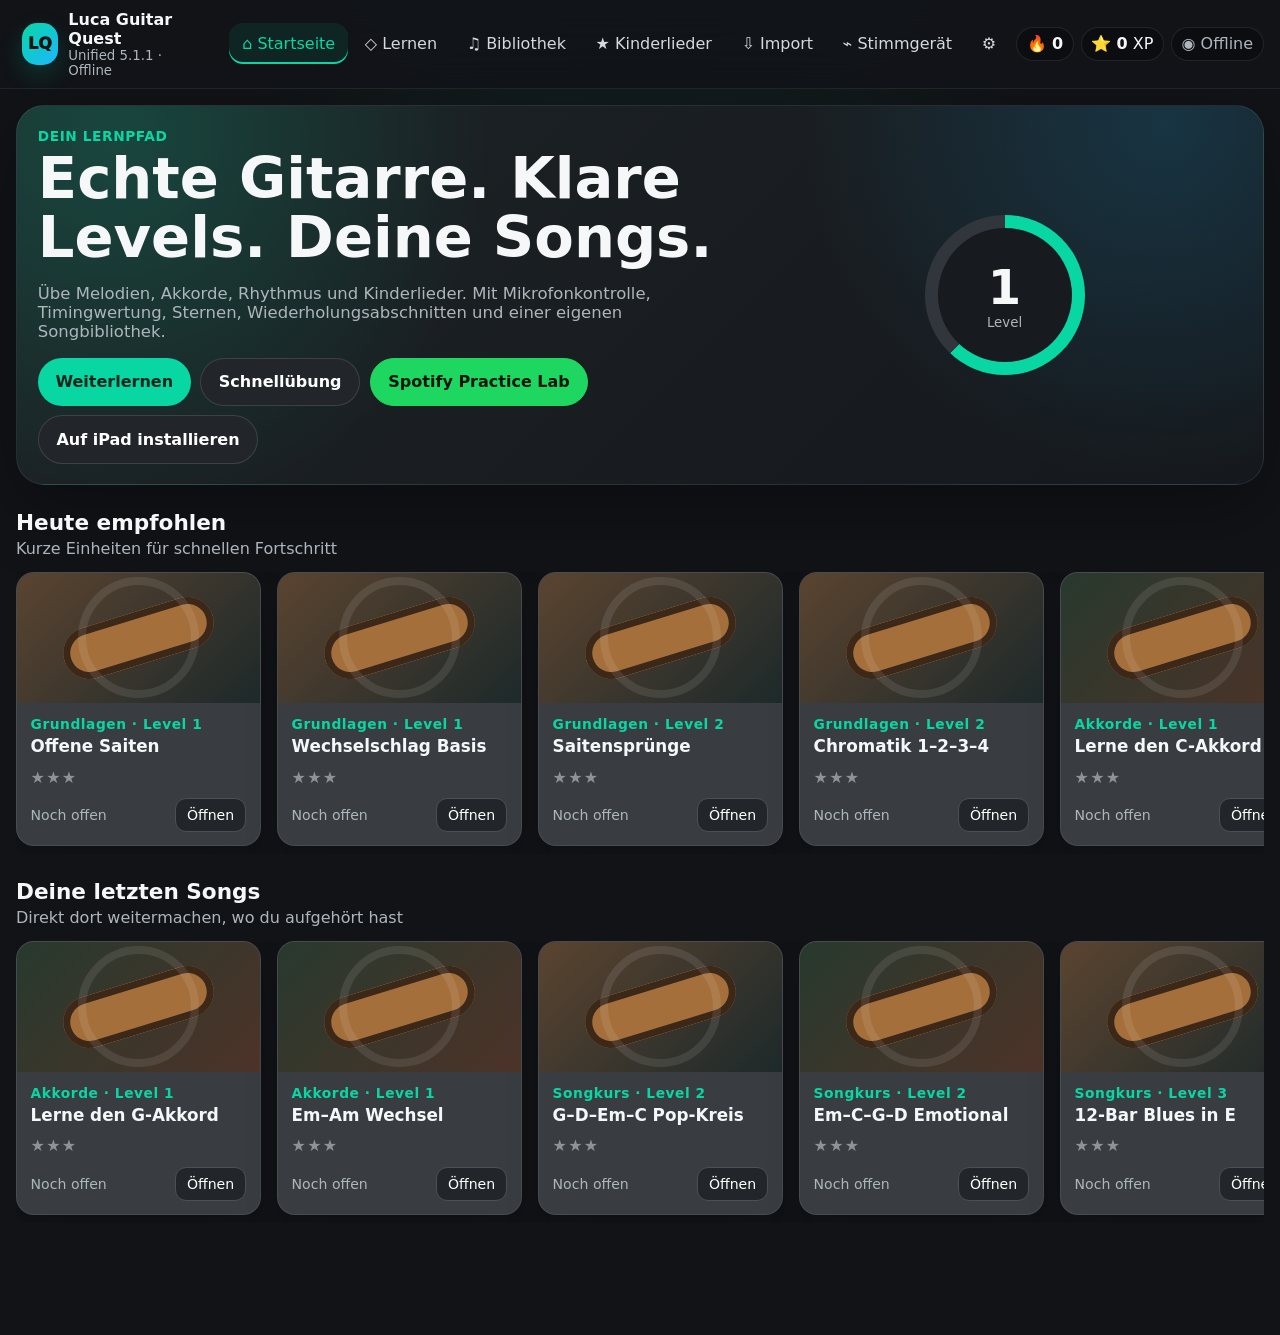
<file: index.html>
<!doctype html>
<html lang="de">
<head>
  <meta charset="utf-8">
  <meta name="viewport" content="width=device-width, initial-scale=1, viewport-fit=cover">
  <meta name="theme-color" content="#15181c">
  <meta name="apple-mobile-web-app-capable" content="yes">
  <meta name="apple-mobile-web-app-status-bar-style" content="black-translucent">
  <title>Luca Guitar Quest · Unified 5.1.1</title>
  <meta name="description" content="Offlinefähige Gitarrenlern-App für iPad und Android mit Interactive Play, Mikrofonfeedback, Stimmgerät, Aufnahmen, Lernpfad, Kinderliedern und Spotify Practice Lab.">

  <meta name="mobile-web-app-capable" content="yes">
  <meta name="apple-mobile-web-app-title" content="Luca Guitar Quest">
  <meta name="format-detection" content="telephone=no">
  <meta name="color-scheme" content="dark">
  <link rel="apple-touch-icon" sizes="180x180" href="icon-180.png">
  <link rel="icon" type="image/png" sizes="192x192" href="icon-192.png">
  <link rel="icon" type="image/png" sizes="512x512" href="icon-512.png">
  <link rel="apple-touch-startup-image" href="ipad-pro-13-portrait.png" media="(device-width: 1032px) and (device-height: 1376px) and (-webkit-device-pixel-ratio: 2) and (orientation: portrait)">
  <link rel="apple-touch-startup-image" href="ipad-pro-13-landscape.png" media="(device-width: 1032px) and (device-height: 1376px) and (-webkit-device-pixel-ratio: 2) and (orientation: landscape)">
  <link rel="manifest" href="manifest.json">
  <link rel="stylesheet" href="styles.css">
</head>
<body>
<a class="skip-link" href="#mainContent">Zum Inhalt springen</a>
<div id="app" class="app-shell">
  <header class="topbar">
    <div class="topbar-inner">
      <button class="brand" data-nav="home" aria-label="Startseite öffnen">
        <span class="brand-logo">LQ</span>
        <span><strong>Luca Guitar Quest</strong><small>Unified 5.1.1 · Offline</small></span>
      </button>
      <nav class="desktop-nav" aria-label="Hauptnavigation">
        <button data-nav="home" class="active">⌂ Startseite</button>
        <button data-nav="learn">◇ Lernen</button>
        <button data-nav="library">♫ Bibliothek</button>
        <button data-nav="kids">★ Kinderlieder</button>
        <button data-nav="import">⇩ Import</button>
        <button data-nav="tuner">⌁ Stimmgerät</button>
        <button data-nav="settings">⚙ Einstellungen</button>
      </nav>
      <div class="top-status">
        <span class="status-chip">🔥 <b id="streakTop">0</b></span>
        <span class="status-chip">⭐ <b id="xpTop">0</b> XP</span>
        <span id="connectionTop" class="status-chip" title="Netzwerkstatus">◉ Offline</span>
      </div>
    </div>
  </header>

  <main id="mainContent" class="main-content">
    <section id="screen-home" class="screen active">
      <div class="hero-card">
        <div>
          <span class="eyebrow">DEIN LERNPFAD</span>
          <h1>Echte Gitarre. Klare Levels. Deine Songs.</h1>
          <p>Übe Melodien, Akkorde, Rhythmus und Kinderlieder. Mit Mikrofonkontrolle, Timingwertung, Sternen, Wiederholungsabschnitten und einer eigenen Songbibliothek.</p>
          <div class="button-row">
            <button class="button primary" data-nav="learn">Weiterlernen</button>
            <button class="button secondary" id="quickPracticeBtn">Schnellübung</button>
            <a class="button spotify-action" href="spotify-practice.html">Spotify Practice Lab</a>
            <button class="button secondary install-action" id="installHeroBtn">Auf iPad installieren</button>
          </div>
        </div>
        <div class="level-ring" aria-label="Aktuelles Level"><div><strong id="homeLevel">1</strong><small>Level</small></div></div>
      </div>
      <div class="section-head"><div><h2>Heute empfohlen</h2><p>Kurze Einheiten für schnellen Fortschritt</p></div></div>
      <div id="homeRecommended" class="horizontal-cards"></div>
      <div class="section-head"><div><h2>Deine letzten Songs</h2><p>Direkt dort weitermachen, wo du aufgehört hast</p></div></div>
      <div id="recentSongs" class="horizontal-cards"></div>
    </section>

    <section id="screen-learn" class="screen">
      <div class="subnav" role="tablist">
        <button class="active" data-learn-filter="all">Pfad</button>
        <button data-learn-filter="Grundlagen">Grundlagen</button>
        <button data-learn-filter="Akkorde">Akkorde</button>
        <button data-learn-filter="Rhythmus">Rhythmus</button>
        <button data-learn-filter="Songkurs">Songkurse</button>
      </div>
      <div class="section-head"><div><h2>Lernpfad</h2><p>Von offenen Saiten bis zu vollständigen Songabläufen</p></div></div>
      <div id="learnGrid" class="lesson-grid"></div>
      <div class="panel level-panel">
        <div><span class="eyebrow">FORTSCHRITT</span><h3>Level <span id="learnLevel">1</span></h3><p><span id="learnXp">0</span> von <span id="nextLevelXp">500</span> XP</p></div>
        <div class="progress-track"><i id="learnXpBar"></i></div>
      </div>
    </section>

    <section id="screen-library" class="screen">
      <div class="section-head"><div><h2>Songbibliothek</h2><p>Alle spielbaren Übungen, Favoriten und Imports in einer Übersicht</p></div></div>
      <div class="library-toolbar panel">
        <input id="librarySearch" type="search" placeholder="Nach Titel, Kategorie oder Quelle suchen" aria-label="Songbibliothek durchsuchen">
        <select id="libraryMode" aria-label="Spielmodus filtern"><option value="all">Alle Modi</option><option value="melody">Melodie</option><option value="chords">Akkorde</option><option value="rhythm">Rhythmus</option></select>
        <select id="libraryDifficulty" aria-label="Schwierigkeitsgrad filtern"><option value="all">Alle Level</option><option value="1">Level 1</option><option value="2">Level 2</option><option value="3">Level 3</option><option value="4">Level 4+</option></select>
        <select id="librarySource" aria-label="Songquelle filtern"><option value="all">Alle Quellen</option><option value="built-in">Mitgeliefert</option><option value="traditional">Traditionell</option><option value="public-domain">Public Domain</option><option value="favorite">Favoriten</option><option value="import">Import</option></select>
        <select id="librarySort" aria-label="Songbibliothek sortieren"><option value="recommended">Empfohlen</option><option value="title">Titel A–Z</option><option value="level">Level</option><option value="stars">Beste Bewertung</option><option value="recent">Zuletzt gespielt</option></select>
      </div>
      <div class="library-layout">
        <aside class="panel category-panel">
          <h3>Kategorien</h3>
          <button class="category-button active" data-category="all">Alle Songs <span id="countAll">0</span></button>
          <button class="category-button" data-category="Grundlagen">Grundlagen</button>
          <button class="category-button" data-category="Akkorde">Akkorde</button>
          <button class="category-button" data-category="Rhythmus">Rhythmus</button>
          <button class="category-button" data-category="Songkurs">Songkurse</button>
          <button class="category-button" data-category="Kinderlied">Kinderlieder</button>
          <button class="category-button" data-category="Favorit">Favoriten</button>
          <button class="category-button" data-category="Import">Imports</button>
        </aside>
        <div class="panel library-panel">
          <div class="library-header-row"><b id="libraryResultCount">0 Songs</b><span class="muted">Wähle einen Song für Details und Modus</span></div>
          <div id="libraryList" class="library-list"></div>
        </div>
      </div>
    </section>

    <section id="screen-kids" class="screen">
      <div class="hero-card kids-hero">
        <div><span class="eyebrow">KINDERLIEDER</span><h1>Für Kita, OGS und Zuhause</h1><p>Einfache Melodie-, Akkord- und Rhythmusübungen ohne eingeblendete Liedtexte. Mit langsamem Modus und Wiederholung einzelner Abschnitte.</p></div>
        <div class="level-ring kids-ring"><div><strong id="kidsCount">0</strong><small>Lieder</small></div></div>
      </div>
      <div id="kidsGrid" class="lesson-grid spaced"></div>
    </section>

    <section id="screen-import" class="screen">
      <div class="section-head"><div><h2>Import & legale Quellen</h2><p>Eigene Dateien, lizenzierte Daten und Favoriten hinzufügen</p></div></div>
      <div class="import-grid">
        <div class="panel">
          <h3>Datei importieren</h3>
          <label for="importType">Dateityp</label>
          <select id="importType"><option value="midi">MIDI .mid/.midi</option><option value="tab">Text-Tab .txt</option><option value="chordpro">ChordPro .cho/.chopro/.pro</option><option value="musicxml">MusicXML .xml/.musicxml</option><option value="json">Luca JSON</option><option value="guitarpro">GuitarPro .gp/.gp3/.gp4/.gp5/.gpx</option><option value="audio">Eigene Audio-Datei</option></select>
          <label for="importFile">Datei</label><input id="importFile" type="file">
          <label for="importRights">Rechtsstatus</label><select id="importRights"><option value="own">Eigene Datei / eigene Aufnahme</option><option value="licensed">Legal gekauft oder lizenziert</option><option value="public-domain">Public Domain</option><option value="creative-commons">Creative Commons</option><option value="educational">Unterrichtsmaterial mit Erlaubnis</option></select>
          <label for="importSourceNote">Quelle / Notiz</label><input id="importSourceNote" placeholder="Link, Lizenz oder Herkunft">
          <button id="importFileBtn" class="button primary full">Importieren</button>
          <div id="importStatus" class="status-box">Noch keine Datei importiert.</div>
        </div>
        <div class="panel">
          <h3>Spotify-/YouTube-Favorit</h3>
          <label for="favoriteTitle">Titel</label><input id="favoriteTitle" placeholder="Mein Lieblingssong">
          <label for="favoriteUrl">Spotify- oder YouTube-Link</label><input id="favoriteUrl" placeholder="https://...">
          <label for="favoriteChords">Akkordfolge</label><input id="favoriteChords" value="G D Em C">
          <label for="favoriteBpm">BPM</label><input id="favoriteBpm" type="number" value="90" min="40" max="220">
          <button id="favoriteSaveBtn" class="button primary full">Als spielbare Übung speichern</button>
          <a class="button spotify-action full" href="spotify-practice.html">Spotify Practice Lab öffnen</a>
          <p class="muted">Es wird keine geschützte Audiodatei heruntergeladen. Der Link dient als Referenz; die Übung wird aus Akkorden und Tempo erzeugt.</p>
        </div>
        <div class="panel">
          <h3>Legale Songquellen suchen</h3>
          <label for="legalQuery">Suchbegriff</label><input id="legalQuery" placeholder="z. B. Amazing Grace MIDI">
          <label for="legalSource">Quelle</label><select id="legalSource"><option value="mutopia">Mutopia Project</option><option value="imslp">IMSLP</option><option value="gutenberg">Project Gutenberg</option><option value="wikimedia">Wikimedia Commons</option><option value="web">Allgemeine Websuche</option></select>
          <button id="legalSearchBtn" class="button secondary full">Quelle öffnen</button>
          <p class="muted">Prüfe die konkrete Lizenz jeder Datei, besonders bei grenzüberschreitender Nutzung.</p>
        </div>
        <div class="panel">
          <h3>Quellenbibliothek</h3>
          <div id="sourceLibrary" class="source-list"></div>
        </div>
      </div>
    </section>

    <section id="screen-tuner" class="screen">
      <div class="panel tuner-panel">
        <span class="eyebrow">STANDARDSTIMMUNG E A D G H e</span>
        <h2>Stimmgerät & Mikrofonprüfung</h2>
        <div id="micEnvironment" class="mic-environment">Mikrofonumgebung wird geprüft …</div>
        <div id="tunerNote" class="tuner-note">–</div>
        <div id="tunerInfo" class="muted">Mikrofon noch nicht gestartet</div>
        <div class="tuner-scale"><div id="tunerPointer" class="tuner-pointer"></div></div>
        <div class="tuner-meters">
          <div class="meter-card"><span>Signalpegel</span><div class="signal-meter"><i id="micLevelBar"></i></div><b id="micLevelText">0 %</b></div>
          <div class="meter-card"><span>Erkennungssicherheit</span><div class="signal-meter"><i id="pitchConfidenceBar"></i></div><b id="pitchConfidenceText">0 %</b></div>
          <div class="meter-card"><span>Zielsaite</span><b id="tunerTargetString">–</b><small id="tunerTargetFrequency">Standard: E A D G H e</small></div>
        </div>
        <div class="button-row tuner-actions">
          <button id="tunerMicBtn" class="button primary">🎙 Mikrofon starten</button>
          <button id="tunerSelfTestBtn" class="button secondary">Interne Tonanalyse testen</button>
          <button id="openSafariMicBtn" class="button secondary">Mikrofon in Safari öffnen</button>
        </div>
        <div id="micStatusBox" class="status-box">Bereit. Schlage nach dem Start eine einzelne Saite kräftig und möglichst sauber an.</div>
      </div>
    </section>

    <section id="screen-settings" class="screen">
      <div class="settings-grid">
        <div class="panel"><h3>Barrierefreiheit</h3><label><input id="highContrastToggle" type="checkbox"> Hoher Kontrast</label><label><input id="reducedMotionToggle" type="checkbox"> Bewegungen reduzieren</label><label for="fontScale">Schriftgröße</label><input id="fontScale" type="range" min="90" max="130" value="100"></div>
        <div class="panel"><h3>Spieler</h3><label><input id="metronomeDefault" type="checkbox" checked> Metronom standardmäßig aktiv</label><label><input id="micDefault" type="checkbox"> Mikrofon beim Start anbieten</label><label for="timingWindow">Trefferfenster</label><select id="timingWindow"><option value="180">Streng · 180 ms</option><option value="260" selected>Normal · 260 ms</option><option value="380">Locker · 380 ms</option></select></div>
        <div class="panel network-panel"><h3>Offline & Netzwerk</h3><label class="network-switch"><input id="networkToggle" type="checkbox"> Internet-Funktionen erlauben</label><div id="networkState" class="status-box">Lokaler Offline-Modus wird geprüft …</div><button id="offlineCheckBtn" class="button secondary full">Offline-Speicher prüfen</button><p class="muted">Standardmäßig bleibt das Internet innerhalb der App ausgeschaltet. Lernen, Bibliothek, Imports, Fortschritt, Stimmgerät und Mikrofon funktionieren lokal. Nur externe Spotify-/YouTube-/Quellenlinks benötigen eine Verbindung und deine ausdrückliche Freigabe.</p></div>
        <div class="panel spotify-panel"><h3>Spotify Practice Lab</h3><p>Nutze deinen persönlichen Katalog als Motivation, erstelle vereinfachte Akkord- und Rhythmusübungen und öffne Spotify nur auf ausdrücklichen Wunsch.</p><a class="button spotify-action full" href="spotify-practice.html">Practice Lab starten</a></div>
        <div class="panel install-panel"><h3>iPad-App installieren</h3><div id="installState" class="install-state">Installationsstatus wird geprüft …</div><button id="installGuideBtn" class="button primary full">Installationsschritte anzeigen</button><button id="shareInstallLinkBtn" class="button secondary full">App-Link teilen</button><p class="muted">Für die erste Installation und den Mikrofonzugriff muss die App über HTTPS geöffnet werden. Nach dem ersten vollständigen Start funktioniert der Kern offline.</p></div>
        <div class="panel"><h3>Diagnose</h3><button id="runDiagnosticsBtn" class="button secondary full">Funktionen prüfen</button><div id="diagnosticsOutput" class="diagnostics-output">Noch keine Prüfung durchgeführt.</div></div>
        <div class="panel"><h3>Backup</h3><button id="exportBackupBtn" class="button secondary full">Backup exportieren</button><label for="backupImport">Backup importieren</label><input id="backupImport" type="file" accept="application/json"><label for="backupPreview">Backup-Vorschau</label><textarea id="backupPreview" placeholder="Exportinformationen erscheinen hier" readonly></textarea></div>
      </div>
    </section>

    <section id="screen-detail" class="screen">
      <button class="back-button" data-nav="library">← Zur Bibliothek</button>
      <div id="songDetail"></div>
    </section>

    <section id="screen-player" class="screen player-screen">
      <div class="player-header">
        <div>
          <span id="playerCategory" class="eyebrow">INTERACTIVE PLAY</span>
          <h2 id="playerTitle">Song</h2>
          <div id="playerMeta" class="muted"></div>
        </div>
        <div class="player-controls-top">
          <label class="player-mode-picker">Spielart
            <select id="sessionModeSelect" aria-label="Spielart wählen">
              <option value="learn">Lernmodus</option>
              <option value="practice" selected>Übungsmodus</option>
              <option value="play">Spielmodus</option>
              <option value="kids">Kita-Modus</option>
            </select>
          </label>
          <button id="speedMinus" class="circle-button" aria-label="Tempo senken">−</button>
          <input id="speedSlider" type="range" min="50" max="150" value="100" aria-label="Spielgeschwindigkeit">
          <button id="speedPlus" class="circle-button" aria-label="Tempo erhöhen">+</button>
          <strong><span id="speedValue">100</span>%</strong>
          <button id="metronomeBtn" class="toggle-button active">Metronom</button>
          <button id="playerMicBtn" class="toggle-button">Mikro</button>
          <button id="latencyCalibrateBtn" class="toggle-button">Latenz messen</button>
          <span id="latencyValue" class="latency-chip">0 ms</span>
        </div>
      </div>
      <div class="score-strip">
        <span>Score <b id="playerScore">0</b></span>
        <span>Treffer <b id="playerAccuracy">0%</b></span>
        <span>Timing <b id="playerTiming">–</b></span>
        <span>Serie <b id="playerCombo">0</b></span>
        <span>Bestserie <b id="playerBestCombo">0</b></span>
      </div>

      <div class="practice-hud" aria-live="polite">
        <div><small>JETZT</small><b id="nowTarget">Bereit</b><span id="nowHint">Starte die Runde</span></div>
        <div><small>DANACH</small><b id="nextTarget">–</b><span id="nextHint">Nächster Spielschritt</span></div>
        <div class="mic-hud"><span id="liveMicDot" class="live-dot"></span><small>LIVE</small><b id="liveDetectedNote">–</b><span id="livePitchDetail">Mikrofon aus</span></div>
      </div>

      <div class="highway-wrap">
        <canvas id="gameCanvas" width="1200" height="720" aria-label="Animierte Gitarren-Spielspur mit sechs Saiten"></canvas>
        <div id="countdown" class="countdown hidden">3</div>
        <div id="hitFeedback" class="hit-feedback hidden">Perfekt</div>
        <div id="learningWait" class="learning-wait hidden"><b>Ich warte auf dich</b><span id="learningWaitText">Spiele den angezeigten Ton.</span></div>
      </div>

      <div id="inputControls" class="input-controls"></div>

      <div class="transport-panel">
        <div class="transport-buttons">
          <button id="playPauseBtn" class="transport-main" aria-label="Start oder Pause">▶</button>
          <button id="restartBtn" class="transport-button" title="Von vorn">↺</button>
          <button id="backFiveBtn" class="transport-button" title="5 Sekunden zurück">−5s</button>
          <button id="forwardFiveBtn" class="transport-button" title="5 Sekunden vor">+5s</button>
          <button id="setLoopABtn" class="transport-button">A setzen</button>
          <button id="setLoopBBtn" class="transport-button">B setzen</button>
          <button id="loopToggleBtn" class="transport-button">Loop aus</button>
        </div>
        <div class="timeline-row">
          <span id="currentTimeLabel">0:00</span>
          <div class="timeline-wrap">
            <div id="timelineMarkers" class="timeline-markers"></div>
            <div id="timelineProgress" class="timeline-progress"></div>
            <input id="timelineSeek" type="range" min="0" max="1000" value="0" aria-label="Songposition vor- oder zurückspulen">
            <div id="loopRegion" class="loop-region hidden"></div>
          </div>
          <span id="durationLabel">0:00</span>
        </div>
        <div class="transport-hint">Querformat empfohlen. Im Lernmodus wartet die Spur auf den richtigen Ton. A/B wiederholt gezielt einen Abschnitt.</div>
      </div>

      <div id="practiceAnalysis" class="practice-analysis hidden" aria-live="polite">
        <div><small>SCHWIERIGSTE STELLE</small><b id="hardSpotLabel">–</b><span id="hardSpotDetail">Noch keine Auswertung</span></div>
        <button id="practiceHardSpotBtn" class="button secondary">Stelle wiederholen</button>
        <div><small>TEMPO-EMPFEHLUNG</small><b id="adaptiveTempoLabel">100%</b><span id="adaptiveTempoDetail">Nach der Runde</span></div>
        <button id="applyAdaptiveTempoBtn" class="button primary">Tempo übernehmen</button>
      </div>

      <audio id="backingAudio" preload="metadata"></audio>
    </section>
  </main>

  <nav class="mobile-nav" aria-label="Mobile Navigation">
    <button data-nav="home" class="active">⌂<small>Start</small></button>
    <button data-nav="learn">◇<small>Lernen</small></button>
    <button data-nav="library">♫<small>Songs</small></button>
    <button data-nav="kids">★<small>Kinder</small></button>
    <button data-nav="tuner">⌁<small>Stimmen</small></button>
  </nav>
</div>

<div id="installModal" class="install-modal hidden" role="dialog" aria-modal="true" aria-labelledby="installModalTitle">
  <div class="install-dialog">
    <button id="closeInstallModal" class="install-close" aria-label="Schließen">×</button>
    <span class="eyebrow">IPAD INSTALLATION</span>
    <h2 id="installModalTitle">Luca Guitar Quest als App installieren</h2>
    <ol class="install-steps">
      <li>Öffne die HTTPS-Adresse dieser App in <b>Safari</b>.</li>
      <li>Tippe oben auf <b>Teilen</b> (Quadrat mit Pfeil).</li>
      <li>Wähle <b>Zum Home-Bildschirm</b>.</li>
      <li>Aktiviere <b>Als Web-App öffnen</b> und tippe auf <b>Hinzufügen</b>.</li>
      <li>Starte die App anschließend einmal vollständig online über das neue Symbol, damit alle Kerndateien offline gespeichert werden.</li>
      <li>Danach kannst du unter <b>Einstellungen → Offline & Netzwerk</b> den lokalen Offline-Modus verwenden.</li>
    </ol>
    <div id="installModalStatus" class="status-box"></div>
    <div class="button-row">
      <button id="copyAppUrlBtn" class="button primary">Adresse kopieren</button>
      <button id="closeInstallModalBottom" class="button secondary">Verstanden</button>
    </div>
  </div>
</div>
<div id="orientationHint" class="orientation-hint hidden">Für den Spielmodus funktioniert die App im Querformat am besten.</div>
<script src="app.js"></script>
<script src="mic-pro.js"></script>
</body>
</html>
</file>
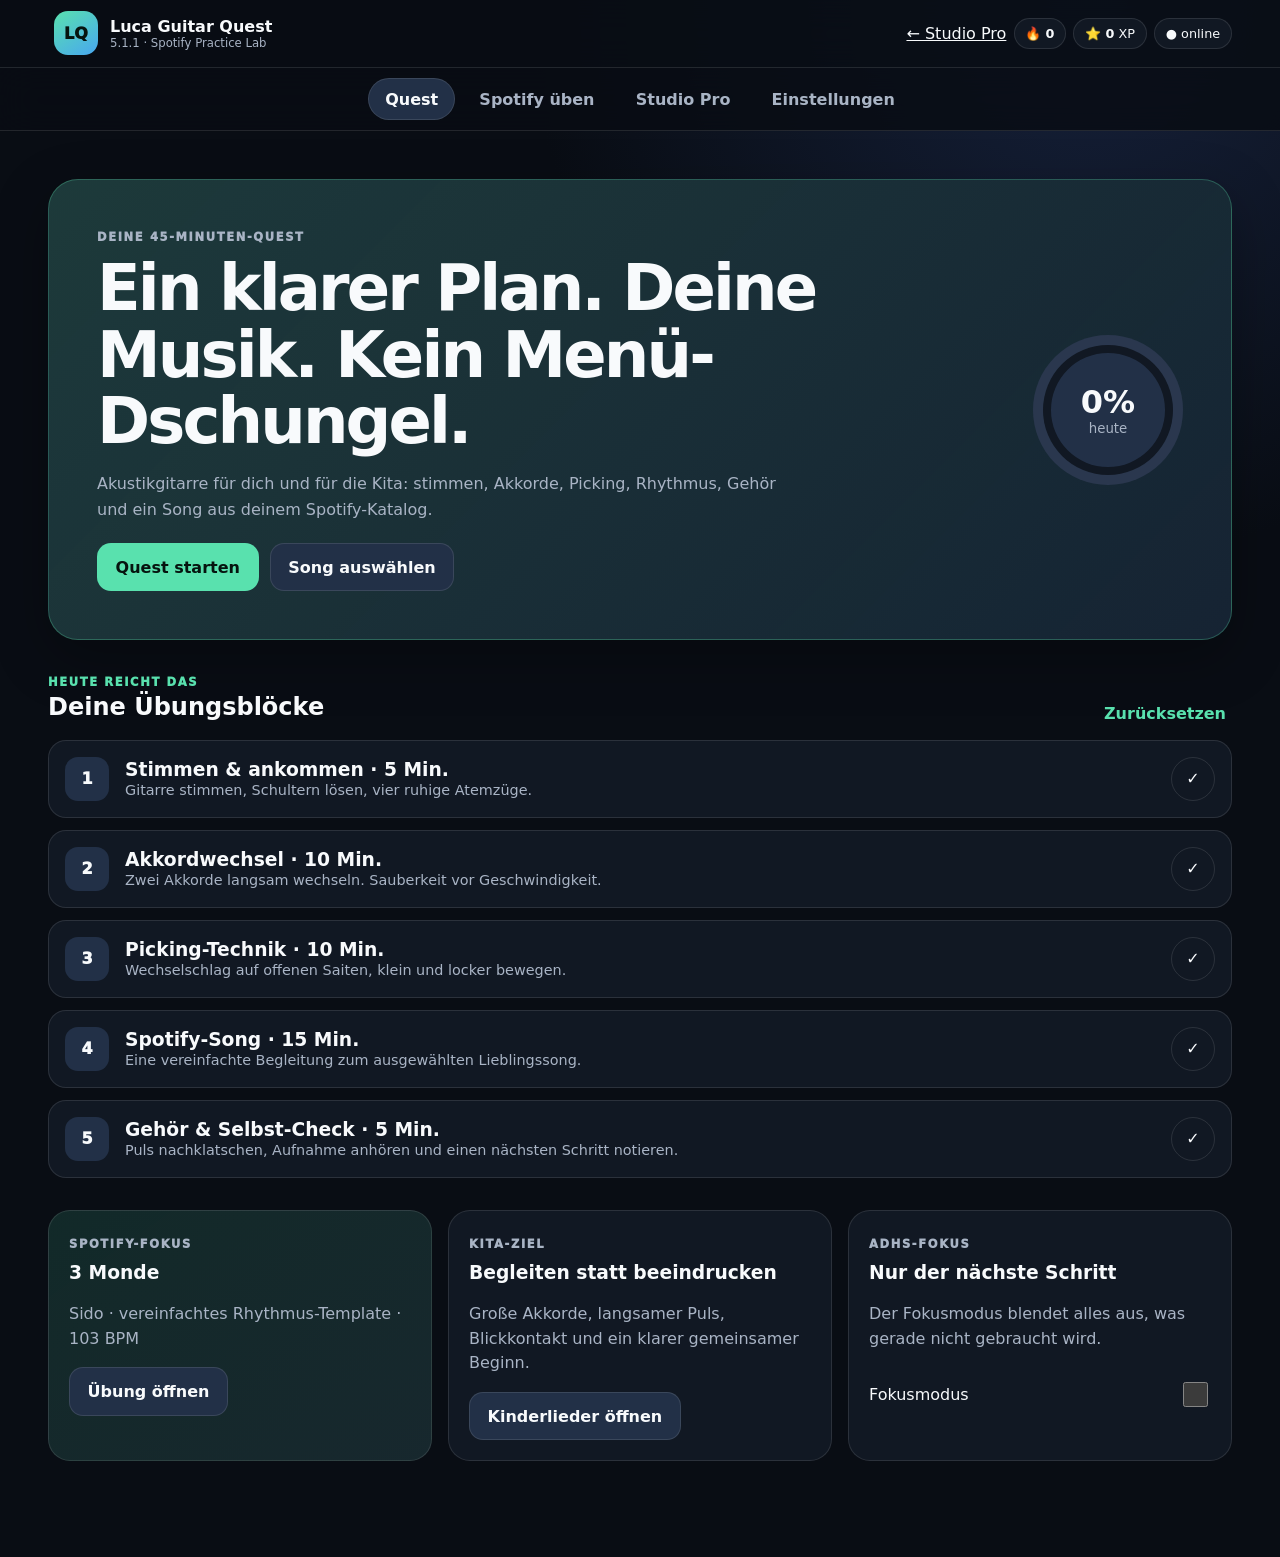
<file: spotify-practice.html>
<!doctype html>
<html lang="de">
<head>
  <meta charset="utf-8">
  <meta name="viewport" content="width=device-width,initial-scale=1,viewport-fit=cover">
  <meta name="theme-color" content="#0b0f16">
  <meta name="color-scheme" content="dark">
  <meta name="apple-mobile-web-app-capable" content="yes">
  <meta name="apple-mobile-web-app-status-bar-style" content="black-translucent">
  <meta name="apple-mobile-web-app-title" content="Guitar Quest 5.1.1">
  <title>Luca Guitar Quest 5.1.1 · Spotify Practice Lab</title>
  
  
  <style>
:root{
  --bg:#090d14;--surface:#111823;--surface-2:#182231;--surface-3:#223047;--text:#f8fafc;--muted:#a9b4c5;
  --primary:#59e1ae;--primary-2:#32c990;--accent:#f6c65d;--spotify:#1ed760;--danger:#ff7c86;--line:rgba(255,255,255,.11);
  --radius:22px;--shadow:0 18px 55px rgba(0,0,0,.28);--font-scale:1;
}
*{box-sizing:border-box}html{font-size:calc(16px * var(--font-scale));scroll-behavior:smooth}body{margin:0;min-height:100vh;background:radial-gradient(circle at 85% 0,#16213b 0,#090d14 35rem);color:var(--text);font-family:Inter,ui-sans-serif,system-ui,-apple-system,BlinkMacSystemFont,"Segoe UI",sans-serif}button,input,select,textarea{font:inherit}button,a{color:inherit}button:focus-visible,a:focus-visible,input:focus-visible,select:focus-visible,textarea:focus-visible{outline:3px solid var(--accent);outline-offset:3px}.skip-link{position:fixed;left:1rem;top:-6rem;z-index:500;background:#fff;color:#000;padding:.7rem 1rem;border-radius:12px}.skip-link:focus{top:1rem}.app-header{position:sticky;top:0;z-index:100;display:flex;align-items:center;justify-content:space-between;gap:1rem;padding:calc(.65rem + env(safe-area-inset-top)) clamp(1rem,4vw,3rem) .65rem;background:rgba(9,13,20,.88);backdrop-filter:blur(24px);border-bottom:1px solid var(--line)}.brand{border:0;background:transparent;display:flex;align-items:center;gap:.75rem;text-align:left;cursor:pointer}.brand-mark{display:grid;place-items:center;width:44px;height:44px;border-radius:14px;background:linear-gradient(145deg,var(--primary),#48a7f0);color:#06140f;font-weight:950}.brand strong,.brand small{display:block}.brand small{color:var(--muted);font-size:.73rem}.stats{display:flex;align-items:center;justify-content:flex-end;gap:.45rem;flex-wrap:wrap}.stats span{padding:.45rem .68rem;border:1px solid var(--line);background:var(--surface);border-radius:999px;font-size:.8rem}.mode-tabs{position:sticky;top:calc(57px + env(safe-area-inset-top));z-index:90;display:flex;justify-content:center;gap:.45rem;padding:.65rem 1rem;background:rgba(9,13,20,.84);backdrop-filter:blur(18px);border-bottom:1px solid var(--line);overflow:auto}.mode-tabs button{white-space:nowrap;border:1px solid transparent;background:transparent;color:var(--muted);border-radius:999px;padding:.65rem 1rem;font-weight:850;cursor:pointer}.mode-tabs button.active{background:var(--surface-3);color:var(--text);border-color:var(--line)}main{max-width:1500px;margin:auto}.screen{display:none;padding:clamp(1rem,4vw,3rem) clamp(1rem,4vw,3rem) calc(6rem + env(safe-area-inset-bottom))}.screen.active{display:block;animation:fade .2s ease}@keyframes fade{from{opacity:.3;transform:translateY(4px)}}.hero{display:grid;grid-template-columns:1.6fr auto;gap:2rem;align-items:center;padding:clamp(1.4rem,4vw,3rem);background:linear-gradient(135deg,rgba(89,225,174,.17),rgba(72,167,240,.08)),var(--surface);border:1px solid rgba(89,225,174,.28);border-radius:30px;box-shadow:var(--shadow)}.hero h1,.page-title h1,.studio-toolbar h1{font-size:clamp(2rem,5vw,4.3rem);line-height:1.04;letter-spacing:-.045em;margin:.3rem 0 1rem}.hero p,.page-title p,.studio-toolbar p{color:var(--muted);line-height:1.65;max-width:70ch}.eyebrow{margin:0 0 .5rem;color:var(--primary);font-size:.72rem;font-weight:950;letter-spacing:.14em}.progress-ring{width:150px;height:150px;display:grid;place-items:center;align-content:center;border-radius:50%;background:conic-gradient(var(--primary) var(--progress,0%),var(--surface-3) 0);border:10px solid rgba(255,255,255,.035);box-shadow:inset 0 0 0 8px var(--surface)}.progress-ring strong{font-size:2rem}.progress-ring small{color:var(--muted)}.button-row{display:flex;flex-wrap:wrap;gap:.7rem;margin-top:1.2rem}.button-row.center{justify-content:center}.button{display:inline-flex;align-items:center;justify-content:center;min-height:48px;padding:.85rem 1.1rem;border-radius:14px;border:1px solid transparent;text-decoration:none;font-weight:900;cursor:pointer}.button.primary{background:var(--primary);color:#06140f}.button.primary:hover{background:var(--primary-2)}.button.secondary{background:var(--surface-3);border-color:var(--line)}.button.ghost{background:transparent;border-color:var(--line)}.button.danger{background:rgba(255,124,134,.14);border-color:rgba(255,124,134,.38);color:#ffd6da}.button.full{width:100%;margin-top:.65rem}.button:disabled{opacity:.45;cursor:not-allowed}.spotify-button{background:var(--spotify);color:#051109}.section-heading{display:flex;align-items:end;justify-content:space-between;gap:1rem;margin:2rem 0 1rem}.section-heading.compact{margin:0 0 1rem}.section-heading h2,.section-heading h3,.section-heading p{margin:.2rem 0}.text-button{border:0;background:transparent;color:var(--primary);font-weight:850;cursor:pointer}.quest-grid{display:grid;gap:.75rem}.quest-card{display:grid;grid-template-columns:auto 1fr auto;align-items:center;gap:1rem;padding:1rem;background:var(--surface);border:1px solid var(--line);border-radius:18px}.quest-card.done{opacity:.62}.quest-number{display:grid;place-items:center;width:44px;height:44px;border-radius:13px;background:var(--surface-3);font-weight:950}.quest-card.done .quest-number{background:var(--primary);color:#06140f}.quest-card h3,.quest-card p{margin:.1rem 0}.quest-card p{color:var(--muted);font-size:.9rem}.quest-check{width:44px;height:44px;border-radius:50%;border:1px solid var(--line);background:transparent;cursor:pointer}.quest-card.done .quest-check{background:var(--primary);color:#06140f}.dashboard-grid{display:grid;grid-template-columns:repeat(3,1fr);gap:1rem;margin-top:2rem}.panel{background:var(--surface);border:1px solid var(--line);border-radius:var(--radius);padding:1.25rem}.panel h2,.panel h3,.panel p{margin-top:.35rem}.panel p{color:var(--muted);line-height:1.55}.accent-panel{background:linear-gradient(145deg,rgba(30,215,96,.09),rgba(89,225,174,.08)),var(--surface)}.switch-row{display:flex!important;align-items:center;justify-content:space-between;gap:1rem;padding:.7rem 0}.switch-row.inline{padding:0}.switch-row input{width:25px;height:25px}.page-title,.studio-toolbar{display:flex;justify-content:space-between;align-items:flex-end;gap:1.3rem;margin-bottom:1.4rem}.spotify-layout{display:grid;grid-template-columns:minmax(300px,420px) 1fr;gap:1rem}.catalog-panel{position:sticky;top:130px;height:calc(100vh - 155px);display:flex;flex-direction:column;min-height:550px}.catalog-toolbar{display:grid;grid-template-columns:1fr auto;gap:.55rem}.catalog-toolbar input,.catalog-toolbar select,.config-grid input,.config-grid select,.settings-grid input,.settings-grid select,.self-check textarea{width:100%;background:var(--surface-2);color:var(--text);border:1px solid var(--line);border-radius:12px;padding:.78rem}.catalog-count{font-size:.82rem}.song-list{display:grid;gap:.55rem;overflow:auto;padding-right:.2rem}.song-card{display:grid;grid-template-columns:54px 1fr auto;align-items:center;gap:.75rem;border:1px solid var(--line);background:var(--surface-2);padding:.65rem;border-radius:15px;text-align:left;cursor:pointer}.song-card.active{border-color:var(--primary);background:rgba(89,225,174,.1)}.song-card img,.cover-placeholder{width:54px;height:54px;border-radius:10px;object-fit:cover;background:linear-gradient(145deg,var(--surface-3),#2c405e);display:grid;place-items:center;font-weight:950}.song-card strong,.song-card small{display:block;overflow:hidden;text-overflow:ellipsis;white-space:nowrap}.song-card small{color:var(--muted);margin-top:.2rem}.song-card .tag{font-size:.65rem;border:1px solid var(--line);border-radius:999px;padding:.28rem .42rem;color:var(--muted)}.practice-panel{display:grid;gap:1rem;min-width:0}.song-hero{display:flex;gap:1rem;align-items:center;background:linear-gradient(135deg,rgba(30,215,96,.10),rgba(72,167,240,.06)),var(--surface)}.song-hero img{width:126px;height:126px;object-fit:cover;border-radius:18px}.song-copy h2{font-size:clamp(1.65rem,3vw,2.8rem);margin:.25rem 0}.song-copy p{margin:.25rem 0}.song-links{display:flex;gap:.6rem;flex-wrap:wrap;margin-top:.8rem}.config-grid{display:grid;grid-template-columns:repeat(3,1fr);gap:1rem}.config-grid label,.settings-grid label{color:var(--muted);font-size:.88rem}.config-grid label span{float:right;color:var(--text);font-weight:800}.config-grid input,.config-grid select{margin-top:.45rem}.player-panel{text-align:center;padding:clamp(1.4rem,4vw,2.5rem)}.count-display{display:grid;place-items:center}.count-display span{font-size:clamp(4rem,12vw,8rem);font-weight:950;line-height:1;color:var(--primary)}.count-display small{color:var(--muted)}.beat-dots{display:flex;justify-content:center;gap:.65rem;margin:1rem}.beat-dots i{width:18px;height:18px;border-radius:50%;background:var(--surface-3)}.beat-dots i.active{background:var(--primary);transform:scale(1.25)}.chord-display{font-size:clamp(3.5rem,10vw,7rem);font-weight:950;letter-spacing:-.07em}.pattern-display{font-size:clamp(1.3rem,3vw,2.1rem);color:var(--accent);font-weight:900}.progress-track{height:9px;background:#080b10;border-radius:999px;overflow:hidden;margin:1.4rem 0}.progress-track i{display:block;width:0;height:100%;background:var(--primary);transition:width .15s linear}.time-row{display:flex;justify-content:center;gap:1rem;flex-wrap:wrap;color:var(--muted)}.audio-panel{display:flex;align-items:center;justify-content:space-between;gap:1rem}.audio-panel audio{width:min(100%,480px)}.mic-grid{display:grid;grid-template-columns:2fr 1fr 1fr;gap:1rem}.mic-grid>div{background:var(--surface-2);border-radius:14px;padding:1rem}.mic-grid small,.mic-grid b{display:block}.meter{height:9px;background:#070a10;border-radius:999px;overflow:hidden;margin:.5rem 0}.meter i{display:block;height:100%;width:0;background:var(--primary)}.status-box{padding:.8rem 1rem;background:var(--surface-2);border:1px solid var(--line);border-radius:13px;color:var(--muted)}.rating-row{display:flex;gap:.55rem;margin:1rem 0}.rating-row button{width:48px;height:48px;border-radius:50%;background:var(--surface-2);border:1px solid var(--line);cursor:pointer}.rating-row button.active{background:var(--primary);color:#06140f}.self-check textarea{resize:vertical}.studio-screen{padding-bottom:1rem}.studio-toolbar{align-items:center}.studio-toolbar h1{font-size:clamp(2rem,4vw,3.5rem)}#studioFrame{display:block;width:100%;height:calc(100vh - 230px);min-height:650px;border:1px solid var(--line);border-radius:24px;background:#0d1117}.settings-grid{display:grid;grid-template-columns:repeat(3,1fr);gap:1rem}.small-note{font-size:.78rem}.toast{position:fixed;z-index:500;left:50%;bottom:calc(2rem + env(safe-area-inset-bottom));transform:translate(-50%,20px);opacity:0;pointer-events:none;background:var(--text);color:#070a0f;padding:.85rem 1.1rem;border-radius:13px;font-weight:850;transition:.2s}.toast.show{opacity:1;transform:translate(-50%,0)}body.high-contrast{--bg:#000;--surface:#090909;--surface-2:#151515;--surface-3:#242424;--muted:#e5e5e5;--line:rgba(255,255,255,.35);--primary:#75ffd0}body.reduce-motion *,body.reduce-motion *::before,body.reduce-motion *::after{animation:none!important;transition:none!important;scroll-behavior:auto!important}body.focus-mode .mode-tabs button:not(.active),body.focus-mode .stats span:nth-child(3){opacity:.35}body.focus-mode .dashboard-grid{display:none}
@media(max-width:1050px){.spotify-layout{grid-template-columns:1fr}.catalog-panel{position:static;height:auto;max-height:620px}.dashboard-grid,.settings-grid{grid-template-columns:1fr 1fr}.config-grid{grid-template-columns:1fr 1fr}}
@media(max-width:700px){.app-header{padding-left:1rem;padding-right:1rem}.brand small{display:none}.stats span{font-size:.7rem}.mode-tabs{justify-content:flex-start;top:calc(57px + env(safe-area-inset-top))}.screen{padding:1rem 1rem calc(6rem + env(safe-area-inset-bottom))}.hero{grid-template-columns:1fr}.progress-ring{width:110px;height:110px}.dashboard-grid,.settings-grid,.config-grid{grid-template-columns:1fr}.page-title,.studio-toolbar{align-items:flex-start;flex-direction:column}.catalog-toolbar{grid-template-columns:1fr}.song-hero{align-items:flex-start}.song-hero img{width:88px;height:88px}.audio-panel{align-items:flex-start;flex-direction:column}.mic-grid{grid-template-columns:1fr}.quest-card{grid-template-columns:auto 1fr}.quest-check{grid-column:2;justify-self:end}#studioFrame{height:calc(100vh - 280px);min-height:540px}}

</style>
</head>
<body>
  <a class="skip-link" href="#main">Zum Inhalt springen</a>

  <header class="app-header">
    <button class="brand" id="homeButton" aria-label="Startseite">
      <span class="brand-mark">LQ</span>
      <span><strong>Luca Guitar Quest</strong><small>5.1.1 · Spotify Practice Lab</small></span>
    </button>
    <div class="stats" aria-label="Fortschritt">
      <a href="index.html" aria-label="Zur Studio-Pro-Hauptapp">← Studio Pro</a>
      <span>🔥 <b id="streakValue">0</b></span>
      <span>⭐ <b id="xpValue">0</b> XP</span>
      <span id="networkValue">● online</span>
    </div>
  </header>

  <nav class="mode-tabs" aria-label="App-Bereiche">
    <button class="active" data-mode="quest">Quest</button>
    <button data-mode="spotify">Spotify üben</button>
    <button data-mode="studio">Studio Pro</button>
    <button data-mode="settings">Einstellungen</button>
  </nav>

  <main id="main">
    <section class="screen active" id="screen-quest">
      <div class="hero">
        <div>
          <p class="eyebrow">DEINE 45-MINUTEN-QUEST</p>
          <h1>Ein klarer Plan. Deine Musik. Kein Menü-Dschungel.</h1>
          <p>Akustikgitarre für dich und für die Kita: stimmen, Akkorde, Picking, Rhythmus, Gehör und ein Song aus deinem Spotify-Katalog.</p>
          <div class="button-row">
            <button class="button primary" id="startQuestButton">Quest starten</button>
            <button class="button secondary" data-open-mode="spotify">Song auswählen</button>
          </div>
        </div>
        <div class="progress-ring" id="questRing" aria-label="Tagesfortschritt"><strong id="questPercent">0%</strong><small>heute</small></div>
      </div>

      <div class="section-heading">
        <div><p class="eyebrow">HEUTE REICHT DAS</p><h2>Deine Übungsblöcke</h2></div>
        <button class="text-button" id="resetQuestButton">Zurücksetzen</button>
      </div>
      <div class="quest-grid" id="questGrid"></div>

      <div class="dashboard-grid">
        <article class="panel accent-panel">
          <p class="eyebrow">SPOTIFY-FOKUS</p>
          <h3 id="focusSongTitle">Song wird ausgewählt …</h3>
          <p id="focusSongMeta">Ein persönlicher Song wird zu einer machbaren Übung.</p>
          <button class="button secondary" id="openFocusSongButton">Übung öffnen</button>
        </article>
        <article class="panel">
          <p class="eyebrow">KITA-ZIEL</p>
          <h3>Begleiten statt beeindrucken</h3>
          <p>Große Akkorde, langsamer Puls, Blickkontakt und ein klarer gemeinsamer Beginn.</p>
          <button class="button secondary" id="openStudioKidsButton">Kinderlieder öffnen</button>
        </article>
        <article class="panel">
          <p class="eyebrow">ADHS-FOKUS</p>
          <h3>Nur der nächste Schritt</h3>
          <p>Der Fokusmodus blendet alles aus, was gerade nicht gebraucht wird.</p>
          <label class="switch-row"><span>Fokusmodus</span><input id="quickFocusToggle" type="checkbox"></label>
        </article>
      </div>
    </section>

    <section class="screen" id="screen-spotify">
      <div class="page-title">
        <div><p class="eyebrow">DEINE MUSIK ALS MOTIVATION</p><h1>Spotify Practice Lab</h1><p>Deine Songs werden als legale Referenz genutzt. Keine geschützten Tabs oder Liedtexte werden kopiert.</p></div>
        <a class="button spotify-button" id="playlistLink" href="https://open.spotify.com/playlist/3hicuhaprdQ56JQp4TDEQp" target="_blank" rel="noopener">Playlist in Spotify</a>
      </div>

      <div class="spotify-layout">
        <aside class="panel catalog-panel">
          <div class="catalog-toolbar">
            <input id="songSearch" type="search" placeholder="Song oder Künstler suchen" aria-label="Songs durchsuchen">
            <select id="songFilter" aria-label="Songfilter">
              <option value="all">Alle</option>
              <option value="recent">Zuletzt gehört</option>
              <option value="saved">Gespeichert</option>
              <option value="personal">Persönlicher Katalog</option>
            </select>
          </div>
          <p class="catalog-count" id="catalogCount">Songs werden geladen …</p>
          <div class="song-list" id="songList"></div>
        </aside>

        <section class="practice-panel" aria-live="polite">
          <div class="song-hero panel">
            <img id="selectedCover" alt="" hidden>
            <div class="song-copy">
              <p class="eyebrow" id="selectedBadge">SONGÜBUNG</p>
              <h2 id="selectedTitle">Wähle links einen Song</h2>
              <p id="selectedArtist">Danach wird daraus eine passende Übung.</p>
              <div class="song-links">
                <a class="button spotify-button" id="selectedSpotifyLink" href="#" target="_blank" rel="noopener" hidden>In Spotify öffnen</a>
                <button class="button secondary" id="favoriteButton" disabled>☆ Favorit</button>
              </div>
            </div>
          </div>

          <div class="panel practice-config">
            <div class="config-grid">
              <label>Übungsmodus
                <select id="practiceMode">
                  <option value="rhythm">Rhythmus begleiten</option>
                  <option value="chords">Akkordwechsel</option>
                  <option value="picking">Picking-Kontrolle</option>
                  <option value="ear">Gehörtraining</option>
                </select>
              </label>
              <label>Tempo <span id="bpmLabel">84 BPM</span>
                <input id="bpmRange" type="range" min="40" max="180" value="84">
              </label>
              <label>Akkordfolge
                <input id="chordInput" value="Em C G D" autocomplete="off">
              </label>
              <label>Schlagmuster
                <select id="patternSelect">
                  <option value="D D U U D U">↓ ↓↑ ↑↓↑</option>
                  <option value="D D D D">Vier Abschläge</option>
                  <option value="D U D U D U D U">Achtel Down-Up</option>
                  <option value="D X U U X U">Rock mit Pausen</option>
                </select>
              </label>
              <label>Übungszeit
                <select id="practiceLength">
                  <option value="60">1 Minute</option>
                  <option value="180">3 Minuten</option>
                  <option value="300" selected>5 Minuten</option>
                  <option value="600">10 Minuten</option>
                </select>
              </label>
              <label>Schwierigkeit
                <select id="difficultySelect">
                  <option value="easy">Locker</option>
                  <option value="normal" selected>Normal</option>
                  <option value="strict">Genau</option>
                </select>
              </label>
            </div>
          </div>

          <div class="panel player-panel">
            <div class="count-display">
              <span id="beatNumber">–</span>
              <small id="practiceStatus">Bereit</small>
            </div>
            <div class="beat-dots" id="beatDots" aria-hidden="true"><i></i><i></i><i></i><i></i></div>
            <div class="chord-display" id="chordDisplay">Em</div>
            <div class="pattern-display" id="patternDisplay">↓ ↓↑ ↑↓↑</div>
            <div class="progress-track"><i id="practiceProgress"></i></div>
            <div class="time-row"><span id="practiceTime">05:00</span><span id="strumCount">0 Anschläge</span><span id="timingScore">Timing –</span></div>
            <div class="button-row center">
              <button class="button primary" id="startPracticeButton">Übung starten</button>
              <button class="button secondary" id="pausePracticeButton" disabled>Pause</button>
              <button class="button ghost" id="stopPracticeButton" disabled>Stoppen</button>
            </div>
          </div>

          <div class="panel audio-panel">
            <div>
              <p class="eyebrow">SPOTIFY-AUSSCHNITT</p>
              <h3>Hören und nachspielen</h3>
              <p id="previewNote">Bei ausgewählten Songs steht ein kurzer Spotify-Ausschnitt zur Verfügung. Die vollständige Wiedergabe öffnet Spotify.</p>
            </div>
            <audio id="previewAudio" controls preload="none" hidden></audio>
          </div>

          <div class="panel mic-panel">
            <div class="section-heading compact">
              <div><p class="eyebrow">LIVE-FEEDBACK</p><h3>Akustikgitarre hören</h3></div>
              <label class="switch-row inline"><span>Mikrofon</span><input id="micToggle" type="checkbox"></label>
            </div>
            <div class="mic-grid">
              <div><small>Signal</small><div class="meter"><i id="micLevelBar"></i></div><b id="micLevelText">0%</b></div>
              <div><small>Erkannte Anschläge</small><b id="detectedStrums">0</b></div>
              <div><small>Treffer im Puls</small><b id="pulseHits">0%</b></div>
            </div>
            <p class="status-box" id="micStatus">Mikrofon ist aus. Stelle das iPad etwa 30–50 cm vor das Schallloch.</p>
          </div>

          <div class="panel self-check">
            <p class="eyebrow">SELBST-CHECK</p>
            <h3>Wie lief die Runde?</h3>
            <div class="rating-row" id="ratingRow" role="group" aria-label="Selbsteinschätzung">
              <button data-rating="1">1</button><button data-rating="2">2</button><button data-rating="3">3</button><button data-rating="4">4</button><button data-rating="5">5</button>
            </div>
            <textarea id="practiceNote" rows="3" aria-label="Kurze Reflexion zur Übung" placeholder="Ein Satz reicht: Was klappte schon, was ist der nächste kleine Schritt?"></textarea>
            <button class="button primary" id="saveReflectionButton">Runde speichern</button>
            <div id="reflectionStatus" class="status-box">Noch nichts gespeichert.</div>
          </div>
        </section>
      </div>
    </section>

    <section class="screen studio-screen" id="screen-studio">
      <div class="studio-toolbar">
        <div><p class="eyebrow">BESTEHENDE PREMIUM-APP</p><h1>Studio Pro</h1><p>Hier bleiben alle bisherigen Funktionen erhalten: Lernpfad, Bibliothek, Kinderlieder, Import, Stimmgerät, Mikrofon Pro und Offline-Modus.</p></div>
        <div class="button-row">
          <a class="button secondary" href="./index.html">Haupt-App öffnen</a>
          <button class="button primary" id="reloadStudioButton">Neu laden</button>
        </div>
      </div>
      <iframe id="studioFrame" src="./index.html" title="Luca Guitar Quest Interactive Play" allow="microphone; autoplay; clipboard-write" loading="lazy"></iframe>
    </section>

    <section class="screen" id="screen-settings">
      <div class="page-title"><div><p class="eyebrow">EINSTELLUNGEN</p><h1>So passt die App zu dir</h1><p>Große Bedienelemente, klare Schritte und möglichst wenig Reizüberflutung.</p></div></div>
      <div class="settings-grid">
        <article class="panel">
          <h3>Darstellung</h3>
          <label class="switch-row"><span>Hoher Kontrast</span><input id="contrastToggle" type="checkbox"></label>
          <label class="switch-row"><span>Bewegungen reduzieren</span><input id="motionToggle" type="checkbox"></label>
          <label>Schriftgröße <span id="fontScaleLabel">100%</span><input id="fontScaleRange" type="range" min="90" max="130" value="100"></label>
        </article>
        <article class="panel">
          <h3>Lernen</h3>
          <label class="switch-row"><span>Fokusmodus</span><input id="focusToggle" type="checkbox"></label>
          <label class="switch-row"><span>Positive Töne</span><input id="soundToggle" type="checkbox" checked></label>
          <label class="switch-row"><span>Beim Start Spotify öffnen</span><input id="spotifyStartToggle" type="checkbox"></label>
        </article>
        <article class="panel">
          <h3>Daten</h3>
          <button class="button secondary full" id="exportButton">Fortschritt exportieren</button>
          <button class="button danger full" id="resetAllButton">Lokale Daten zurücksetzen</button>
          <p class="small-note">Fortschritt, Favoriten und Reflexionen bleiben ausschließlich auf diesem Gerät.</p>
        </article>
      </div>
    </section>
  </main>

  <div class="toast" id="toast" role="status" aria-live="polite"></div>
  <script>
'use strict';

const $ = selector => document.querySelector(selector);
const $$ = selector => [...document.querySelectorAll(selector)];
const clamp = (value,min,max) => Math.min(max,Math.max(min,value));
const APP_VERSION = '5.1.1';
const STORAGE_KEY = 'luca-guitar-quest-practice-v5-state';
const LEGACY_STORAGE_KEY = 'luca-guitar-quest-v4-state';

const RECENT_TRACKS = [
  {title:'Kill Me Fast',artist:'Three Days Grace',spotify:'https://open.spotify.com/track/2CNqbrPKODRQxE8gCkHqEN',recent:true,saved:false},
  {title:'Base Ventura',artist:'Marteria',spotify:'https://open.spotify.com/track/60OLkRN0UjUcTezxuyBM0d',recent:true,saved:true},
  {title:'sun to me',artist:'mgk',spotify:'https://open.spotify.com/track/1YFUI8vmek5XtbON2ZW892',recent:true,saved:true},
  {title:'Up From the Bottom',artist:'Linkin Park',spotify:'https://open.spotify.com/track/2SwdMXPvGdciXamSjfoNH9',recent:true,saved:false},
  {title:'Everything Ends',artist:'Architects',spotify:'https://open.spotify.com/track/3yC1soClolbb2jFH7XIPqd',recent:true,saved:true}
];

const FALLBACK_CATALOG = [
  ['Final Masquerade','Linkin Park'],['In the End','Linkin Park'],['Crawling','Linkin Park'],['The Messenger','Linkin Park'],['One More Light','Linkin Park'],
  ['Nutshell','Alice In Chains'],['Snuff','Slipknot'],["Don't Cry (Original)","Guns N' Roses"],['Here Without You','3 Doors Down'],['Metalingus','Alter Bridge'],
  ['Hail to the King','Avenged Sevenfold'],['Lola Montez','Volbeat'],['Still Counting','Volbeat'],['Popular Monster','Falling In Reverse'],['Last Resort – Reimagined','Falling In Reverse'],
  ['Something Better – Acoustic','The Broken View'],['This Life','Curtis Stigers & The Forest Rangers'],['If You Want Love','NF'],['Friendly Fire','Linkin Park'],['Over Each Other','Linkin Park']
].map(([title,artist])=>({title,artist}));

const QUESTS = [
  {id:'tune',minutes:5,title:'Stimmen & ankommen',text:'Gitarre stimmen, Schultern lösen, vier ruhige Atemzüge.'},
  {id:'chords',minutes:10,title:'Akkordwechsel',text:'Zwei Akkorde langsam wechseln. Sauberkeit vor Geschwindigkeit.'},
  {id:'picking',minutes:10,title:'Picking-Technik',text:'Wechselschlag auf offenen Saiten, klein und locker bewegen.'},
  {id:'song',minutes:15,title:'Spotify-Song',text:'Eine vereinfachte Begleitung zum ausgewählten Lieblingssong.'},
  {id:'ear',minutes:5,title:'Gehör & Selbst-Check',text:'Puls nachklatschen, Aufnahme anhören und einen nächsten Schritt notieren.'}
];

const defaultState = {
  xp:0,streak:0,lastActive:'',questDone:[],selectedSongKey:'',favorites:[],reflections:[],
  settings:{contrast:false,motion:false,fontScale:100,focus:false,sound:true,spotifyStart:false},
  songSettings:{},rating:0
};
let state = loadState();
let catalog = [];
let selectedSong = null;
let mode = 'quest';
let practice = {running:false,paused:false,startAt:0,pauseAt:0,pausedTotal:0,duration:300,beat:0,timer:null,metronome:null,ctx:null,nextBeatAt:0,expectedTimes:[],detectedTimes:[]};
let mic = {stream:null,ctx:null,analyser:null,data:null,raf:null,prevRms:0,lastOnset:0,active:false};

function loadState(){
  try{const raw=localStorage.getItem(STORAGE_KEY)||localStorage.getItem(LEGACY_STORAGE_KEY)||'{}',saved=JSON.parse(raw);return {...structuredClone(defaultState),...saved,settings:{...defaultState.settings,...(saved.settings||{})},songSettings:{...(saved.songSettings||{})}}}
  catch{return structuredClone(defaultState)}
}
function saveState(){localStorage.setItem(STORAGE_KEY,JSON.stringify(state));updateStats()}
function stableHash(text){let h=2166136261;for(const ch of text){h^=ch.charCodeAt(0);h=Math.imul(h,16777619)}return h>>>0}
function songKey(song){return `${song.title}|||${song.artist}`}
function toast(message){const box=$('#toast');box.textContent=message;box.classList.add('show');clearTimeout(toast.timer);toast.timer=setTimeout(()=>box.classList.remove('show'),2300)}
function escapeHtml(value){return String(value).replace(/[&<>"']/g,ch=>({'&':'&amp;','<':'&lt;','>':'&gt;','"':'&quot;',"'":'&#39;'}[ch]))}
function spotifySearch(song){return `https://open.spotify.com/search/${encodeURIComponent(`${song.title} ${song.artist}`)}`}
function updateStats(){$('#xpValue').textContent=state.xp;$('#streakValue').textContent=state.streak}
function today(){const date=new Date();return `${date.getFullYear()}-${String(date.getMonth()+1).padStart(2,'0')}-${String(date.getDate()).padStart(2,'0')}`}
function registerActiveDay(){
  const now=today();if(state.lastActive===now)return;
  const previous=new Date();previous.setDate(previous.getDate()-1);
  state.streak=state.lastActive===previous.toISOString().slice(0,10)?state.streak+1:1;state.lastActive=now;saveState();
}
function positiveTone(){
  if(!state.settings.sound)return;
  try{const ctx=new (window.AudioContext||window.webkitAudioContext)();const osc=ctx.createOscillator(),gain=ctx.createGain();osc.frequency.setValueAtTime(660,ctx.currentTime);osc.frequency.exponentialRampToValueAtTime(880,ctx.currentTime+.12);gain.gain.setValueAtTime(.0001,ctx.currentTime);gain.gain.exponentialRampToValueAtTime(.07,ctx.currentTime+.01);gain.gain.exponentialRampToValueAtTime(.0001,ctx.currentTime+.2);osc.connect(gain).connect(ctx.destination);osc.start();osc.stop(ctx.currentTime+.22)}catch{}
}

function showMode(next){
  mode=next;$$('.mode-tabs button').forEach(button=>button.classList.toggle('active',button.dataset.mode===next));$$('.screen').forEach(screen=>screen.classList.toggle('active',screen.id===`screen-${next}`));
  if(next==='spotify'&&!selectedSong)selectSong(catalog[0]);
  if(next==='studio')setTimeout(()=>$('#studioFrame').focus(),100);
  scrollTo({top:0,behavior:state.settings.motion?'auto':'smooth'});
}

function renderQuest(){
  $('#questGrid').innerHTML=QUESTS.map((item,index)=>{
    const done=state.questDone.includes(item.id);
    return `<article class="quest-card ${done?'done':''}" data-quest="${item.id}"><div class="quest-number">${done?'✓':index+1}</div><div><h3>${escapeHtml(item.title)} · ${item.minutes} Min.</h3><p>${escapeHtml(item.text)}</p></div><button class="quest-check" aria-label="${done?'Als offen markieren':'Als geschafft markieren'}">${done?'↺':'✓'}</button></article>`;
  }).join('');
  $$('.quest-card').forEach(card=>card.querySelector('button').onclick=()=>toggleQuest(card.dataset.quest));
  const percent=Math.round(state.questDone.length/QUESTS.length*100);$('#questPercent').textContent=`${percent}%`;$('#questRing').style.setProperty('--progress',`${percent}%`);
}
function toggleQuest(id){
  if(state.questDone.includes(id))state.questDone=state.questDone.filter(value=>value!==id);else{state.questDone.push(id);state.xp+=25;positiveTone();registerActiveDay()}
  saveState();renderQuest();
}
function startQuest(){
  const next=QUESTS.find(item=>!state.questDone.includes(item.id));
  if(!next){toast('Die heutige Quest ist bereits komplett. Stark!');return}
  if(next.id==='song'){showMode('spotify');selectSong(selectedSong||catalog[0]);toast('Dein Songblock ist geöffnet.');return}
  if(next.id==='tune'){showMode('studio');toast('Öffne im Studio Pro das Stimmgerät.');return}
  toast(`${next.title}: Starte mit nur zwei Minuten.`);
}

async function loadCatalog(){
  let personal=[];
  for(const path of ['./personal_catalog.json']){
    try{const response=await fetch(path,{cache:'no-store'});if(response.ok){personal=await response.json();break}}catch{}
  }
  if(!Array.isArray(personal)||!personal.length)personal=FALLBACK_CATALOG;
  const merged=new Map();
  for(const entry of personal){if(!entry?.title||!entry?.artist)continue;merged.set(`${entry.title.toLowerCase()}|||${entry.artist.toLowerCase()}`,{title:entry.title,artist:entry.artist,personal:true})}
  for(const entry of RECENT_TRACKS){const key=`${entry.title.toLowerCase()}|||${entry.artist.toLowerCase()}`;merged.set(key,{...(merged.get(key)||{}),...entry})}
  catalog=[...merged.values()].map((song,index)=>enrichSong(song,index));
  catalog.sort((a,b)=>Number(b.recent)-Number(a.recent)||Number(b.saved)-Number(a.saved)||a.title.localeCompare(b.title,'de'));
  renderCatalog();
  const stored=catalog.find(song=>songKey(song)===state.selectedSongKey);selectSong(stored||catalog[0]);renderFocusSong();
}
function enrichSong(song,index){
  const hash=stableHash(songKey(song));
  const patterns=['D D U U D U','D U D U D U D U','D D D D','D X U U X U'];
  const chords=[['Em','C','G','D'],['G','D','Em','C'],['Am','F','C','G'],['E','A','D','A'],['C','G','Am','F']];
  return {...song,id:`song-${index}-${hash.toString(36)}`,spotify:song.spotify||spotifySearch(song),bpm:72+(hash%45),pattern:patterns[hash%patterns.length],chords:chords[hash%chords.length],difficulty:1+(hash%4)};
}
function filteredCatalog(){
  const query=$('#songSearch').value.trim().toLowerCase(),filter=$('#songFilter').value;
  return catalog.filter(song=>(!query||`${song.title} ${song.artist}`.toLowerCase().includes(query))&&(filter==='all'||filter==='recent'&&song.recent||filter==='saved'&&song.saved||filter==='personal'&&song.personal));
}
function renderCatalog(){
  const list=filteredCatalog();$('#catalogCount').textContent=`${list.length} von ${catalog.length} Songs`;
  $('#songList').innerHTML=list.map(song=>{
    const active=selectedSong&&songKey(selectedSong)===songKey(song),label=song.recent?'Neu':song.saved?'Gespeichert':'Katalog';
    return `<button class="song-card ${active?'active':''}" data-song-id="${song.id}">${song.image?`<img src="${escapeHtml(song.image)}" alt="">`:'<span class="cover-placeholder">♫</span>'}<span><strong>${escapeHtml(song.title)}</strong><small>${escapeHtml(song.artist)}</small></span><span class="tag">${label}</span></button>`;
  }).join('')||'<div class="status-box">Keine passenden Songs gefunden.</div>';
  $$('.song-card').forEach(card=>card.onclick=()=>selectSong(catalog.find(song=>song.id===card.dataset.songId)));
}
function renderFocusSong(){
  const song=selectedSong||catalog[0];if(!song)return;$('#focusSongTitle').textContent=song.title;$('#focusSongMeta').textContent=`${song.artist} · vereinfachtes Rhythmus-Template · ${currentSongSettings(song).bpm} BPM`;
}
function currentSongSettings(song){
  const key=songKey(song),stored=state.songSettings[key]||{};
  return {bpm:stored.bpm||song.bpm,chords:stored.chords||song.chords.join(' '),pattern:stored.pattern||song.pattern,mode:stored.mode||'rhythm',length:stored.length||300,difficulty:stored.difficulty||'normal'};
}
function storeSongSettings(){
  if(!selectedSong)return;state.songSettings[songKey(selectedSong)]={bpm:Number($('#bpmRange').value),chords:$('#chordInput').value.trim(),pattern:$('#patternSelect').value,mode:$('#practiceMode').value,length:Number($('#practiceLength').value),difficulty:$('#difficultySelect').value};saveState();renderFocusSong();
}
function selectSong(song){
  if(!song)return;selectedSong=song;state.selectedSongKey=songKey(song);saveState();renderCatalog();renderFocusSong();
  const settings=currentSongSettings(song);$('#selectedTitle').textContent=song.title;$('#selectedArtist').textContent=song.artist;$('#selectedBadge').textContent=song.recent?'ZULETZT GEHÖRT':song.saved?'GESPEICHERTER SONG':'PERSÖNLICHER KATALOG';
  const cover=$('#selectedCover');if(song.image){cover.src=song.image;cover.alt=`Cover von ${song.title}`;cover.hidden=false}else cover.hidden=true;
  const link=$('#selectedSpotifyLink');link.href=song.spotify;link.hidden=false;
  $('#favoriteButton').disabled=false;$('#favoriteButton').textContent=state.favorites.includes(songKey(song))?'★ Favorit':'☆ Favorit';
  $('#bpmRange').value=settings.bpm;$('#bpmLabel').textContent=`${settings.bpm} BPM`;$('#chordInput').value=settings.chords;$('#patternSelect').value=settings.pattern;$('#practiceMode').value=settings.mode;$('#practiceLength').value=String(settings.length);$('#difficultySelect').value=settings.difficulty;
  $('#chordDisplay').textContent=(settings.chords.split(/\s+/).filter(Boolean)[0]||'Em');$('#patternDisplay').textContent=patternSymbols(settings.pattern);updatePracticeClock(settings.length);
  const audio=$('#previewAudio');if(song.preview){audio.src=song.preview;audio.hidden=false;$('#previewNote').textContent='Kurzer Spotify-Ausschnitt verfügbar. Nutze ihn zum Hören, Stoppen und Nachspielen.'}else{audio.pause();audio.removeAttribute('src');audio.load();audio.hidden=true;$('#previewNote').textContent='Für diesen Katalogeintrag öffnet die vollständige Wiedergabe Spotify. Die Übung selbst läuft lokal.'}
}
function patternSymbols(pattern){return pattern.split(/\s+/).map(token=>token==='D'?'↓':token==='U'?'↑':'×').join(' ')}
function updatePracticeClock(seconds){const min=Math.floor(seconds/60),sec=seconds%60;$('#practiceTime').textContent=`${String(min).padStart(2,'0')}:${String(sec).padStart(2,'0')}`}

function ensureAudioContext(){if(!practice.ctx)practice.ctx=new (window.AudioContext||window.webkitAudioContext)();return practice.ctx}
function clickSound(accent=false){
  const ctx=ensureAudioContext(),osc=ctx.createOscillator(),gain=ctx.createGain();osc.frequency.value=accent?1180:820;gain.gain.setValueAtTime(.0001,ctx.currentTime);gain.gain.exponentialRampToValueAtTime(.08,ctx.currentTime+.005);gain.gain.exponentialRampToValueAtTime(.0001,ctx.currentTime+.07);osc.connect(gain).connect(ctx.destination);osc.start();osc.stop(ctx.currentTime+.08);
}
function beginPractice(){
  if(!selectedSong)return toast('Wähle zuerst einen Song.');storeSongSettings();registerActiveDay();stopPractice(false);
  const settings=currentSongSettings(selectedSong);practice.duration=settings.length;practice.running=true;practice.paused=false;practice.startAt=performance.now();practice.pausedTotal=0;practice.detectedTimes=[];practice.expectedTimes=[];practice.beat=0;
  $('#startPracticeButton').disabled=true;$('#pausePracticeButton').disabled=false;$('#stopPracticeButton').disabled=false;$('#practiceStatus').textContent='Einzählen …';
  const ctx=ensureAudioContext();ctx.resume();let count=0;const countIn=setInterval(()=>{count++;$('#beatNumber').textContent=count;clickSound(count===1);activateBeat(count-1);if(count===4){clearInterval(countIn);practice.startAt=performance.now();practice.nextBeatAt=ctx.currentTime+.05;$('#practiceStatus').textContent='Spielen';scheduleMetronome();practice.timer=setInterval(updatePractice,80)}},60000/settings.bpm);
  practice.countIn=countIn;
}
function scheduleMetronome(){
  if(!practice.running||practice.paused)return;const settings=currentSongSettings(selectedSong),interval=60/settings.bpm;
  while(practice.nextBeatAt<practice.ctx.currentTime+.12){const beatIndex=practice.beat%4,when=practice.nextBeatAt;practice.expectedTimes.push(performance.now()+(when-practice.ctx.currentTime)*1000);const osc=practice.ctx.createOscillator(),gain=practice.ctx.createGain();osc.frequency.value=beatIndex===0?1180:820;gain.gain.setValueAtTime(.0001,when);gain.gain.exponentialRampToValueAtTime(.07,when+.005);gain.gain.exponentialRampToValueAtTime(.0001,when+.07);osc.connect(gain).connect(practice.ctx.destination);osc.start(when);osc.stop(when+.08);setTimeout(()=>{if(practice.running&&!practice.paused){$('#beatNumber').textContent=beatIndex+1;activateBeat(beatIndex);updateChordForBeat(practice.beat)}},Math.max(0,(when-practice.ctx.currentTime)*1000));practice.beat++;practice.nextBeatAt+=interval}
  practice.metronome=requestAnimationFrame(scheduleMetronome);
}
function activateBeat(index){$$('#beatDots i').forEach((dot,i)=>dot.classList.toggle('active',i===index))}
function updateChordForBeat(beat){const chords=$('#chordInput').value.trim().split(/\s+/).filter(Boolean);if(!chords.length)return;$('#chordDisplay').textContent=chords[Math.floor(beat/4)%chords.length]}
function updatePractice(){
  if(!practice.running||practice.paused)return;const elapsed=(performance.now()-practice.startAt-practice.pausedTotal)/1000,remaining=Math.max(0,practice.duration-elapsed);updatePracticeClock(Math.ceil(remaining));$('#practiceProgress').style.width=`${clamp(elapsed/practice.duration*100,0,100)}%`;$('#strumCount').textContent=`${practice.detectedTimes.length} Anschläge`;updateTimingScore();if(remaining<=0)finishPractice();
}
function togglePause(){
  if(!practice.running)return;practice.paused=!practice.paused;if(practice.paused){practice.pauseAt=performance.now();cancelAnimationFrame(practice.metronome);$('#pausePracticeButton').textContent='Weiter';$('#practiceStatus').textContent='Pause'}else{practice.pausedTotal+=performance.now()-practice.pauseAt;practice.nextBeatAt=practice.ctx.currentTime+.08;$('#pausePracticeButton').textContent='Pause';$('#practiceStatus').textContent='Spielen';scheduleMetronome()}
}
function stopPractice(reset=true){
  if(practice.countIn)clearInterval(practice.countIn);if(practice.timer)clearInterval(practice.timer);if(practice.metronome)cancelAnimationFrame(practice.metronome);practice.running=false;practice.paused=false;practice.timer=null;practice.metronome=null;$('#startPracticeButton').disabled=false;$('#pausePracticeButton').disabled=true;$('#stopPracticeButton').disabled=true;$('#pausePracticeButton').textContent='Pause';$('#practiceStatus').textContent='Bereit';$$('#beatDots i').forEach(dot=>dot.classList.remove('active'));if(reset&&selectedSong){const settings=currentSongSettings(selectedSong);updatePracticeClock(settings.length);$('#practiceProgress').style.width='0%';$('#beatNumber').textContent='–'}
}
function finishPractice(){stopPractice(false);state.xp+=75;saveState();positiveTone();$('#practiceStatus').textContent='Runde geschafft';$('#practiceProgress').style.width='100%';toast('+75 XP · Übungsrunde geschafft')}
function updateTimingScore(){
  if(!practice.detectedTimes.length||!practice.expectedTimes.length){$('#timingScore').textContent='Timing –';return}
  const windowMs={easy:260,normal:180,strict:110}[$('#difficultySelect').value]||180;let hits=0;
  for(const time of practice.detectedTimes){const nearest=Math.min(...practice.expectedTimes.map(expected=>Math.abs(expected-time)));if(nearest<=windowMs)hits++}
  const score=Math.round(hits/practice.detectedTimes.length*100);$('#timingScore').textContent=`Timing ${score}%`;$('#pulseHits').textContent=`${score}%`;
}

async function toggleMic(active){
  if(active){
    try{
      mic.stream=await navigator.mediaDevices.getUserMedia({audio:{echoCancellation:false,noiseSuppression:false,autoGainControl:false}});mic.ctx=new (window.AudioContext||window.webkitAudioContext)();const source=mic.ctx.createMediaStreamSource(mic.stream),high=mic.ctx.createBiquadFilter(),low=mic.ctx.createBiquadFilter(),gain=mic.ctx.createGain(),compressor=mic.ctx.createDynamicsCompressor();high.type='highpass';high.frequency.value=55;low.type='lowpass';low.frequency.value=2200;gain.gain.value=5;compressor.threshold.value=-18;compressor.knee.value=16;compressor.ratio.value=3;mic.analyser=mic.ctx.createAnalyser();mic.analyser.fftSize=1024;mic.analyser.smoothingTimeConstant=.08;source.connect(high).connect(low).connect(gain).connect(compressor).connect(mic.analyser);mic.data=new Float32Array(mic.analyser.fftSize);mic.active=true;micLoop();$('#micStatus').textContent='Mikrofon läuft. Spiele locker; die App zählt deutliche Anschläge.';toast('Mikrofon gestartet')
    }catch(error){$('#micToggle').checked=false;$('#micStatus').textContent=error.name==='NotAllowedError'?'Mikrofon wurde nicht erlaubt. Erlaube es in den Safari-Website-Einstellungen.':`Mikrofonfehler: ${error.message||error}`}
  }else stopMic();
}
function micLoop(){
  if(!mic.active)return;mic.analyser.getFloatTimeDomainData(mic.data);let sum=0;for(const value of mic.data)sum+=value*value;const rms=Math.sqrt(sum/mic.data.length),level=clamp((rms-.002)/.11,0,1);$('#micLevelBar').style.width=`${level*100}%`;$('#micLevelText').textContent=`${Math.round(level*100)}%`;const now=performance.now(),threshold=.018,onset=rms>threshold&&rms>mic.prevRms*1.45&&now-mic.lastOnset>120;if(onset){mic.lastOnset=now;practice.detectedTimes.push(now);$('#detectedStrums').textContent=practice.detectedTimes.length;updateTimingScore()}mic.prevRms=mic.prevRms*.72+rms*.28;mic.raf=requestAnimationFrame(micLoop)
}
function stopMic(){mic.active=false;if(mic.raf)cancelAnimationFrame(mic.raf);if(mic.stream)mic.stream.getTracks().forEach(track=>track.stop());if(mic.ctx)mic.ctx.close().catch(()=>{});mic.stream=null;mic.ctx=null;mic.analyser=null;$('#micLevelBar').style.width='0%';$('#micLevelText').textContent='0%';$('#micStatus').textContent='Mikrofon ist aus. Stelle das iPad etwa 30–50 cm vor das Schallloch.'}

function saveReflection(){
  if(!selectedSong)return toast('Wähle zuerst einen Song.');const note=$('#practiceNote').value.trim();if(!state.rating&&!note)return toast('Wähle eine Zahl oder schreibe einen kurzen Satz.');state.reflections.unshift({date:new Date().toISOString(),song:songKey(selectedSong),rating:state.rating,note,timing:$('#timingScore').textContent,strums:practice.detectedTimes.length});state.reflections=state.reflections.slice(0,100);state.xp+=15;saveState();$('#reflectionStatus').textContent=`Gespeichert: ${state.rating||'–'}/5 · ${note||'ohne Notiz'}`;$('#practiceNote').value='';state.rating=0;$$('#ratingRow button').forEach(button=>button.classList.remove('active'));positiveTone();toast('+15 XP · Reflexion gespeichert')
}
function toggleFavorite(){if(!selectedSong)return;const key=songKey(selectedSong);state.favorites=state.favorites.includes(key)?state.favorites.filter(item=>item!==key):[...state.favorites,key];saveState();$('#favoriteButton').textContent=state.favorites.includes(key)?'★ Favorit':'☆ Favorit'}

function applySettings(){
  document.body.classList.toggle('high-contrast',state.settings.contrast);document.body.classList.toggle('reduce-motion',state.settings.motion);document.body.classList.toggle('focus-mode',state.settings.focus);document.documentElement.style.setProperty('--font-scale',state.settings.fontScale/100);
  $('#contrastToggle').checked=state.settings.contrast;$('#motionToggle').checked=state.settings.motion;$('#fontScaleRange').value=state.settings.fontScale;$('#fontScaleLabel').textContent=`${state.settings.fontScale}%`;$('#focusToggle').checked=state.settings.focus;$('#quickFocusToggle').checked=state.settings.focus;$('#soundToggle').checked=state.settings.sound;$('#spotifyStartToggle').checked=state.settings.spotifyStart;
}
function exportProgress(){const data={appVersion:APP_VERSION,exportedAt:new Date().toISOString(),...state},blob=new Blob([JSON.stringify(data,null,2)],{type:'application/json'}),url=URL.createObjectURL(blob),link=document.createElement('a');link.href=url;link.download=`luca-guitar-quest-practice-${today()}.json`;link.click();setTimeout(()=>URL.revokeObjectURL(url),2000)}
function resetAll(){if(!confirm('Wirklich alle lokalen Practice-Lab-Daten zurücksetzen?'))return;state=structuredClone(defaultState);saveState();applySettings();renderQuest();selectSong(catalog[0]);toast('Lokale Daten wurden zurückgesetzt.')}
function updateNetwork(){const online=navigator.onLine;$('#networkValue').textContent=online?'● online':'● offline';$('#networkValue').title=online?'Spotify-Ausschnitte verfügbar':'Lokale Übungen funktionieren; Spotify benötigt Internet.'}

function bind(){
  $$('.mode-tabs button').forEach(button=>button.onclick=()=>showMode(button.dataset.mode));$$('[data-open-mode]').forEach(button=>button.onclick=()=>showMode(button.dataset.openMode));$('#homeButton').onclick=()=>showMode('quest');
  $('#startQuestButton').onclick=startQuest;$('#resetQuestButton').onclick=()=>{state.questDone=[];saveState();renderQuest()};$('#openFocusSongButton').onclick=()=>showMode('spotify');$('#openStudioKidsButton').onclick=()=>{showMode('studio');$('#studioFrame').src='./index.html?screen=kids'};
  $('#songSearch').oninput=renderCatalog;$('#songFilter').onchange=renderCatalog;$('#favoriteButton').onclick=toggleFavorite;$('#bpmRange').oninput=event=>{$('#bpmLabel').textContent=`${event.target.value} BPM`;storeSongSettings()};['practiceMode','chordInput','patternSelect','practiceLength','difficultySelect'].forEach(id=>$('#'+id).addEventListener('change',()=>{storeSongSettings();if(id==='patternSelect')$('#patternDisplay').textContent=patternSymbols($('#patternSelect').value);if(id==='chordInput')$('#chordDisplay').textContent=$('#chordInput').value.trim().split(/\s+/)[0]||'Em';if(id==='practiceLength')updatePracticeClock(Number($('#practiceLength').value))}));
  $('#startPracticeButton').onclick=beginPractice;$('#pausePracticeButton').onclick=togglePause;$('#stopPracticeButton').onclick=()=>stopPractice(true);$('#micToggle').onchange=event=>toggleMic(event.target.checked);$('#saveReflectionButton').onclick=saveReflection;$$('#ratingRow button').forEach(button=>button.onclick=()=>{state.rating=Number(button.dataset.rating);$$('#ratingRow button').forEach(item=>item.classList.toggle('active',Number(item.dataset.rating)===state.rating))});
  $('#reloadStudioButton').onclick=()=>{$('#studioFrame').src=$('#studioFrame').src;toast('Studio Pro wird neu geladen.')};
  $('#contrastToggle').onchange=event=>{state.settings.contrast=event.target.checked;saveState();applySettings()};$('#motionToggle').onchange=event=>{state.settings.motion=event.target.checked;saveState();applySettings()};$('#fontScaleRange').oninput=event=>{state.settings.fontScale=Number(event.target.value);saveState();applySettings()};['focusToggle','quickFocusToggle'].forEach(id=>$('#'+id).onchange=event=>{state.settings.focus=event.target.checked;saveState();applySettings()});$('#soundToggle').onchange=event=>{state.settings.sound=event.target.checked;saveState()};$('#spotifyStartToggle').onchange=event=>{state.settings.spotifyStart=event.target.checked;saveState()};$('#exportButton').onclick=exportProgress;$('#resetAllButton').onclick=resetAll;
  addEventListener('online',updateNetwork);addEventListener('offline',updateNetwork);addEventListener('pagehide',()=>{stopPractice(false);stopMic()});document.addEventListener('visibilitychange',()=>{if(document.hidden&&practice.running&&!practice.paused)togglePause()});
}
async function registerServiceWorker(){if('serviceWorker'in navigator)try{await navigator.serviceWorker.register('./service-worker.js')}catch(error){console.warn('Service Worker',error)}}
async function init(){applySettings();bind();updateStats();updateNetwork();renderQuest();await loadCatalog();registerServiceWorker();if(state.settings.spotifyStart)showMode('spotify')}
init();

</script>
</body>
</html>
</file>
<file: styles.css>
:root{
  --bg:#101215;--panel:#191c20;--panel2:#22262b;--panel3:#2c3137;--text:#f5f7f8;--muted:#aeb6bd;--line:#343a41;
  --accent:#16e0ad;--accent2:#10b8ff;--gold:#ffb84c;--bad:#ff657c;--good:#50e29b;--blue:#4776ef;--shadow:0 18px 50px rgba(0,0,0,.26);--font-scale:1;
}
*{box-sizing:border-box}html{font-size:calc(16px * var(--font-scale))}body{margin:0;background:linear-gradient(#000 0 11vh,var(--bg) 11vh 100%);color:var(--text);font-family:Inter,system-ui,-apple-system,BlinkMacSystemFont,"Segoe UI",sans-serif;min-height:100vh}body.high-contrast{--bg:#000;--panel:#050505;--panel2:#111;--panel3:#181818;--line:#fff;--muted:#eee;--accent:#00ffc8;--accent2:#00c8ff}body.reduced-motion *,body.reduced-motion *::before,body.reduced-motion *::after{animation:none!important;transition:none!important;scroll-behavior:auto!important}
button,input,select,textarea{font:inherit}button{cursor:pointer}.app-shell{min-height:100vh}.topbar{position:sticky;top:0;z-index:40;background:rgba(35,38,43,.96);backdrop-filter:blur(18px);border-bottom:1px solid #30343a;padding:max(.55rem,env(safe-area-inset-top)) 1rem .55rem}.topbar-inner{max-width:1280px;margin:auto;display:flex;align-items:center;justify-content:space-between;gap:1rem}.brand{display:flex;align-items:center;gap:.65rem;border:0;background:transparent;color:var(--text);text-align:left}.brand-logo{width:42px;height:42px;border-radius:14px;background:linear-gradient(135deg,var(--accent),var(--accent2));display:grid;place-items:center;color:#061411;font-weight:1000}.brand strong,.brand small{display:block}.brand small{color:var(--muted)}.desktop-nav{display:flex;gap:.25rem;overflow:auto}.desktop-nav button{border:0;background:transparent;color:#d5dade;padding:.68rem .8rem;border-radius:14px;white-space:nowrap}.desktop-nav button.active{background:#171a1d;color:var(--accent);box-shadow:inset 0 -3px var(--accent)}.top-status{display:flex;gap:.4rem}.status-chip{border:1px solid #353a40;background:#111315;border-radius:999px;padding:.42rem .62rem;white-space:nowrap}.main-content{max-width:1280px;margin:auto;padding:1rem 1rem 7rem}.screen{display:none}.screen.active{display:block}.hero-card{display:grid;grid-template-columns:1.2fr .8fr;gap:1rem;align-items:center;min-height:230px;padding:1.3rem;border:1px solid #30363c;border-radius:28px;background:radial-gradient(circle at 10% 20%,rgba(22,224,173,.18),transparent 30%),radial-gradient(circle at 95% 15%,rgba(71,118,239,.2),transparent 30%),linear-gradient(135deg,#1b2024,#15181b);box-shadow:var(--shadow)}.hero-card h1{font-size:clamp(2rem,4.5vw,3.6rem);line-height:1.02;margin:.3rem 0}.hero-card p{max-width:64ch;color:var(--muted);font-size:1.03rem}.eyebrow{color:var(--accent);font-weight:900;letter-spacing:.04em;font-size:.86rem}.button-row{display:flex;gap:.6rem;flex-wrap:wrap}.button{border-radius:999px;padding:.85rem 1.1rem;border:1px solid #40464c;background:#22262b;color:#fff;font-weight:800}.button.primary{border:0;background:#fff;color:#0e1012}.button.secondary{background:#22262b}.button.full{width:100%;margin-top:1rem}.level-ring{width:160px;height:160px;border-radius:50%;display:grid;place-items:center;margin:auto;background:conic-gradient(var(--accent) 62%,#31363c 0);position:relative}.level-ring::after{content:"";position:absolute;inset:13px;border-radius:50%;background:#171a1e}.level-ring div{position:relative;z-index:2;text-align:center}.level-ring strong,.level-ring small{display:block}.level-ring strong{font-size:3rem}.level-ring small{color:var(--muted)}.section-head{display:flex;align-items:end;justify-content:space-between;margin:1.55rem 0 .85rem}.section-head h2{margin:0;font-size:1.35rem}.section-head p{margin:.25rem 0 0;color:var(--muted)}.horizontal-cards{display:grid;grid-auto-flow:column;grid-auto-columns:minmax(245px,1fr);gap:1rem;overflow-x:auto;scroll-snap-type:x mandatory;padding-bottom:.5rem}.lesson-grid{display:grid;grid-template-columns:repeat(auto-fit,minmax(235px,1fr));gap:1rem}.spaced{margin-top:1rem}.lesson-card{scroll-snap-align:start;background:#393d42;border:1px solid #484e54;border-radius:18px;overflow:hidden;min-height:255px;box-shadow:0 15px 35px rgba(0,0,0,.22)}.lesson-thumb{height:130px;position:relative;display:grid;place-items:center;background:linear-gradient(135deg,#5b4430,#1d292a);overflow:hidden}.lesson-thumb::before{content:"";width:155px;height:52px;border-radius:35px;background:#a46f3b;transform:rotate(-17deg);box-shadow:0 0 0 7px #3c2819 inset}.lesson-thumb::after{content:"";position:absolute;width:105px;height:105px;border:8px solid rgba(255,255,255,.09);border-radius:50%}.lesson-card[data-type="chords"] .lesson-thumb{background:linear-gradient(135deg,#28392e,#4d3328)}.lesson-card[data-type="rhythm"] .lesson-thumb{background:linear-gradient(135deg,#2f2a49,#263948)}.lesson-card[data-kids="true"] .lesson-thumb{background:linear-gradient(135deg,#4d3d1f,#2c573f)}.lesson-body{padding:.85rem}.lesson-body h3{font-size:1.05rem;margin:.25rem 0 .7rem}.stars{letter-spacing:.08em;color:#8c9399}.stars .on{color:var(--gold)}.lesson-footer{display:flex;justify-content:space-between;align-items:center;margin-top:.7rem;color:var(--muted);font-size:.88rem}.small-button{border:1px solid #4a5056;background:#22262b;color:#fff;border-radius:11px;padding:.5rem .7rem}.panel{background:var(--panel);border:1px solid #30363c;border-radius:22px;padding:1rem;box-shadow:var(--shadow)}.panel h3{margin-top:0}.subnav{display:flex;gap:.35rem;overflow:auto;background:#0e1012;border:1px solid #2e3338;border-radius:16px;padding:.3rem}.subnav button{border:0;background:transparent;color:var(--muted);border-radius:12px;padding:.72rem .95rem;white-space:nowrap}.subnav button.active{background:#fff;color:#111;font-weight:900}.level-panel{margin-top:1rem}.progress-track{height:13px;background:#090b0d;border:1px solid #343a40;border-radius:999px;overflow:hidden}.progress-track i{display:block;height:100%;width:0;background:linear-gradient(90deg,var(--accent2),var(--accent))}.library-toolbar{display:grid;grid-template-columns:minmax(240px,1.6fr) repeat(4,minmax(145px,.8fr));gap:.65rem}.library-toolbar input,.library-toolbar select,.import-grid input,.import-grid select,.settings-grid input,.settings-grid select,.settings-grid textarea{background:#0d0f11;color:#fff;border:1px solid #363c42;border-radius:13px;padding:.78rem}.library-layout{display:grid;grid-template-columns:230px 1fr;gap:1rem;margin-top:1rem}.category-panel{align-self:start;position:sticky;top:82px}.category-button{width:100%;display:flex;justify-content:space-between;border:0;background:transparent;color:#d4d9dc;padding:.75rem;border-radius:12px;text-align:left}.category-button.active{background:#262b30;color:var(--accent);font-weight:900}.library-header-row{display:flex;justify-content:space-between;padding-bottom:.65rem;border-bottom:1px solid #2c3136}.muted{color:var(--muted)}.library-list{display:grid}.library-row{display:grid;grid-template-columns:minmax(220px,1.5fr) minmax(120px,.7fr) minmax(120px,.7fr) auto;gap:.8rem;align-items:center;padding:.85rem 0;border-bottom:1px solid #2b3035}.library-row:last-child{border:0}.mode-tags{display:flex;gap:.35rem;flex-wrap:wrap}.mode-tag{font-size:.76rem;border:1px solid #454b51;border-radius:999px;padding:.26rem .45rem;color:#ced4d8}.source-tag{font-size:.76rem;color:var(--muted)}.kids-hero{background:radial-gradient(circle at 15% 20%,rgba(255,184,76,.24),transparent 30%),linear-gradient(135deg,#26382f,#171b19)}.kids-ring{background:conic-gradient(var(--gold) 72%,#31363c 0)}.import-grid,.settings-grid{display:grid;grid-template-columns:repeat(auto-fit,minmax(270px,1fr));gap:1rem}.panel label{display:block;margin:.72rem 0 .25rem;color:var(--muted)}.status-box,.diagnostics-output{margin-top:.8rem;padding:.75rem;border:1px solid #383e44;background:#0e1012;border-radius:12px;color:var(--muted);white-space:pre-wrap}.source-list{display:grid;gap:.5rem;max-height:320px;overflow:auto}.source-item{border:1px solid #353b41;background:#111417;border-radius:13px;padding:.7rem}.tuner-panel{display:grid;place-items:center;text-align:center;gap:1rem;min-height:520px}.tuner-note{font-size:6rem;font-weight:1000}.tuner-scale{width:min(740px,100%);height:80px;border-radius:999px;background:linear-gradient(90deg,#7b3140,#896a2c,#2e7951,#896a2c,#7b3140);position:relative}.tuner-scale::after{content:"";position:absolute;left:50%;top:0;bottom:0;width:4px;background:#fff}.tuner-pointer{position:absolute;left:50%;top:-10px;width:18px;height:100px;border-radius:999px;background:var(--accent2);transform:translateX(-50%)}.settings-grid textarea{min-height:150px}.back-button{border:0;background:transparent;color:var(--accent);font-weight:900;margin-bottom:1rem}.detail-hero{display:grid;grid-template-columns:1.2fr .8fr;gap:1rem}.detail-metadata{display:grid;grid-template-columns:repeat(auto-fit,minmax(120px,1fr));gap:.6rem;margin-top:1rem}.meta-card{background:#111417;border:1px solid #353b41;border-radius:14px;padding:.75rem}.mode-picker{display:flex;gap:.5rem;flex-wrap:wrap;margin-top:1rem}.mode-button{border:1px solid #43494f;background:#22262b;color:#fff;border-radius:14px;padding:.75rem 1rem}.mode-button.active{border-color:var(--accent);color:var(--accent)}.player-screen{background:#4775e9;min-height:calc(100vh - 84px);margin:-1rem;border-radius:0;padding-bottom:1rem}.player-header{display:flex;justify-content:space-between;gap:1rem;align-items:center;padding:1rem 1.1rem}.player-header h2{margin:.2rem 0}.player-controls-top{display:flex;gap:.5rem;align-items:center;flex-wrap:wrap;background:#285668;padding:.55rem .7rem;border-radius:999px}.circle-button{width:38px;height:38px;border-radius:50%;border:1px solid #dce5e9;background:transparent;color:#fff;font-size:1.2rem}.player-controls-top input{width:180px}.toggle-button{border:0;border-radius:999px;background:#1c3b48;color:#cfe6ee;padding:.6rem .85rem}.toggle-button.active{background:#12b9ff;color:#fff}.score-strip{display:flex;gap:1rem;justify-content:center;flex-wrap:wrap;padding:.55rem;background:rgba(16,26,60,.38);border-top:1px solid rgba(255,255,255,.15);border-bottom:1px solid rgba(255,255,255,.15)}.highway-wrap{position:relative;background:linear-gradient(#4775e9 0 45%,#2c2f34 45% 100%);min-height:520px}.highway-wrap canvas{display:block;width:100%;height:520px}.countdown{position:absolute;inset:0;display:grid;place-items:center;font-size:8rem;font-weight:1000;color:#fff;text-shadow:0 10px 30px rgba(0,0,0,.4)}.hidden{display:none!important}.input-controls{display:flex;gap:.5rem;justify-content:center;flex-wrap:wrap;padding:.8rem;background:#3268db}.input-button{min-width:78px;border:1px solid rgba(255,255,255,.65);background:#1f3e85;color:#fff;border-radius:14px;padding:.7rem .85rem;font-weight:900}.input-button.hit{background:var(--good);color:#07130d}.input-button.wrong{background:var(--bad)}.transport-panel{background:#3268db;padding:.8rem 1rem 1rem}.transport-buttons{display:flex;gap:.5rem;align-items:center;flex-wrap:wrap}.transport-main{width:54px;height:54px;border-radius:50%;border:0;background:#fff;color:#2f61cf;font-size:1.25rem}.transport-button{border:1px solid rgba(255,255,255,.5);background:#234b9f;color:#fff;border-radius:12px;padding:.62rem .75rem}.transport-button.active{background:var(--gold);color:#21190c}.timeline-row{display:grid;grid-template-columns:auto 1fr auto;align-items:center;gap:.65rem;margin-top:.75rem}.timeline-wrap{position:relative;height:38px;display:flex;align-items:center}.timeline-wrap input[type=range]{position:relative;z-index:4;width:100%;accent-color:#fff;touch-action:none;cursor:ew-resize}.timeline-progress{position:absolute;left:8px;top:8px;bottom:8px;width:0;z-index:2;background:linear-gradient(90deg,var(--accent),#fff);border-radius:999px;pointer-events:none;opacity:.7}.timeline-markers{position:absolute;inset:8px 8px;z-index:1;background:repeating-linear-gradient(90deg,transparent 0 7%,rgba(255,184,76,.85) 7.2% 7.6%,transparent 7.8% 14%);border-radius:999px}.loop-region{position:absolute;z-index:2;top:8px;bottom:8px;background:rgba(22,224,173,.35);border-left:2px solid var(--accent);border-right:2px solid var(--accent);pointer-events:none}.transport-hint{text-align:center;font-size:.84rem;color:#dce7ff;margin-top:.45rem}.mobile-nav{display:none;position:fixed;z-index:50;left:0;right:0;bottom:0;background:#24272b;border-top:1px solid #3a3f44;grid-template-columns:repeat(5,1fr);padding:.4rem max(.4rem,env(safe-area-inset-right)) max(.4rem,env(safe-area-inset-bottom))}.mobile-nav button{border:0;background:transparent;color:#d6dce0;padding:.45rem .15rem}.mobile-nav button small{display:block}.mobile-nav button.active{color:var(--accent)}
@media(max-width:980px){.desktop-nav{display:none}.mobile-nav{display:grid}.hero-card,.detail-hero{grid-template-columns:1fr}.library-toolbar{grid-template-columns:1fr 1fr}.library-layout{grid-template-columns:1fr}.category-panel{position:static;display:flex;overflow:auto;gap:.3rem}.category-button{width:auto;white-space:nowrap}.top-status .status-chip:nth-child(1){display:none}.horizontal-cards{grid-auto-columns:78%}.player-header{align-items:flex-start;flex-direction:column}.player-controls-top{border-radius:18px;width:100%}.highway-wrap canvas{height:500px}.highway-wrap{min-height:500px}.library-row{grid-template-columns:1fr auto}.library-row .source-col,.library-row .mode-col{display:none}}
@media(max-width:620px){.main-content{padding:.8rem .75rem 7rem}.hero-card{padding:1rem}.library-toolbar{grid-template-columns:1fr}.lesson-grid{grid-template-columns:1fr}.player-controls-top input{width:120px}.score-strip{font-size:.88rem}.transport-buttons{justify-content:center}.timeline-row{grid-template-columns:auto 1fr auto}.input-button{min-width:62px;padding:.62rem}.tuner-note{font-size:4.8rem}}

.play-status{display:inline-flex;align-items:center;gap:.3rem;margin-top:.35rem;font-size:.76rem;border-radius:999px;padding:.26rem .5rem;border:1px solid #454b51;color:#d8dde0}.play-status.exact{border-color:var(--good);color:var(--good)}.play-status.template{border-color:var(--gold);color:var(--gold)}.detail-warning{margin-top:1rem;padding:.8rem;border-radius:14px;border:1px solid rgba(255,184,76,.55);background:rgba(255,184,76,.1);color:#ffe1a8}.library-row.reference-template{background:linear-gradient(90deg,rgba(255,184,76,.035),transparent)}


/* Mikrofon-/Tuner-Reparatur */
.mic-environment{width:min(820px,100%);padding:.8rem 1rem;border-radius:14px;border:1px solid #3b4249;background:#101316;color:var(--muted);text-align:left}
.mic-environment.ok{border-color:var(--good);color:var(--good)}
.mic-environment.warn{border-color:var(--gold);color:var(--gold)}
.mic-environment.bad{border-color:var(--bad);color:#ffd6dc}
.tuner-meters{width:min(820px,100%);display:grid;grid-template-columns:repeat(3,minmax(0,1fr));gap:.7rem}
.meter-card{display:grid;gap:.4rem;align-content:center;min-height:96px;padding:.75rem;border:1px solid #363d44;border-radius:15px;background:#101316;text-align:left}
.meter-card span,.meter-card small{color:var(--muted)}
.signal-meter{height:12px;border-radius:999px;background:#080a0c;border:1px solid #343b42;overflow:hidden}
.signal-meter i{display:block;width:0;height:100%;background:linear-gradient(90deg,var(--bad),var(--gold),var(--good));transition:width .08s linear}
.tuner-actions{justify-content:center}
.live-feedback{display:flex;justify-content:center;align-items:center;gap:1rem;flex-wrap:wrap;padding:.55rem .8rem;background:rgba(8,18,42,.62);border-bottom:1px solid rgba(255,255,255,.16);color:#eef4ff;font-size:.92rem}
.live-dot{width:11px;height:11px;border-radius:50%;background:#6f7884;box-shadow:0 0 0 4px rgba(255,255,255,.06)}
.live-dot.on{background:var(--good);box-shadow:0 0 13px var(--good)}
.live-dot.warn{background:var(--gold);box-shadow:0 0 13px var(--gold)}
.live-dot.bad{background:var(--bad);box-shadow:0 0 13px var(--bad)}
@media(max-width:760px){.tuner-meters{grid-template-columns:1fr}.live-feedback{gap:.55rem;font-size:.82rem}.mic-environment{text-align:center}}


/* iPad/PWA installation and app-mode optimization */
html,body{overscroll-behavior:none;-webkit-tap-highlight-color:transparent}
body.standalone-mode{background:var(--bg)}
body.standalone-mode .topbar{padding-top:max(.55rem,env(safe-area-inset-top))}
.install-state{padding:.8rem;border-radius:14px;border:1px solid #3a4249;background:#0e1114;color:var(--muted);line-height:1.45}
.install-state.good{border-color:var(--good);color:var(--good)}
.install-state.warn{border-color:var(--gold);color:var(--gold)}
.install-state.bad{border-color:var(--bad);color:#ffd6dc}
.install-modal{position:fixed;inset:0;z-index:1000;display:grid;place-items:center;padding:1rem;background:rgba(0,0,0,.78);backdrop-filter:blur(12px)}
.install-dialog{position:relative;width:min(620px,100%);max-height:90vh;overflow:auto;background:#171b1f;border:1px solid #3b434b;border-radius:24px;padding:1.25rem;box-shadow:0 28px 90px rgba(0,0,0,.58)}
.install-dialog h2{margin:.35rem 2.6rem .5rem 0}.install-close{position:absolute;right:.75rem;top:.65rem;width:42px;height:42px;border-radius:50%;border:1px solid #3d454d;background:#242a30;color:#fff;font-size:1.5rem}.install-steps{display:grid;gap:.75rem;padding-left:1.4rem;line-height:1.45}.install-steps li::marker{color:var(--accent);font-weight:900}
.orientation-hint{position:fixed;z-index:900;left:50%;bottom:calc(1rem + env(safe-area-inset-bottom));transform:translateX(-50%);padding:.7rem 1rem;border-radius:999px;background:#11161a;border:1px solid #3b444c;color:#fff;box-shadow:0 14px 38px rgba(0,0,0,.45);text-align:center}
.install-action[hidden]{display:none!important}
@media (display-mode: standalone){.install-action{display:none!important}}
@media (orientation:portrait) and (min-width:700px){body.player-active .orientation-hint{display:block!important}}
@media (min-width:1000px) and (pointer:coarse){.main-content{max-width:1440px}.player-screen{min-height:calc(100dvh - 74px)}.highway-wrap,.highway-wrap canvas{min-height:58dvh;height:58dvh}.input-button{min-height:58px}.transport-button{min-height:48px}.transport-main{width:62px;height:62px}.timeline-wrap{height:48px}.timeline-wrap input[type=range]{height:48px}}


/* iPad Offline Edition */
.network-panel .network-switch{display:flex;align-items:center;gap:.7rem;margin:.2rem 0 1rem;color:var(--text);font-weight:750}
.network-panel input[type="checkbox"]{width:22px;height:22px;accent-color:var(--accent)}
.status-chip.network-online{color:var(--good);border-color:color-mix(in srgb,var(--good) 55%,#30363c)}
.status-chip.network-offline{color:var(--muted)}
.status-chip.network-unavailable{color:var(--gold)}
body.local-only [data-requires-network="true"]{opacity:.68}
@media (display-mode:standalone){body{overscroll-behavior:none;-webkit-user-select:none;user-select:none}input,textarea{-webkit-user-select:text;user-select:text}}


/* ===== Release 2.1 · Premium UI refinement ===== */
:root{
  --bg:#111317;
  --panel:#1b1e23;
  --panel2:#25292f;
  --panel3:#30343b;
  --line:rgba(255,255,255,.09);
  --accent:#08d7a4;
  --accent2:#1cb7ff;
  --shadow:0 24px 70px rgba(0,0,0,.32);
}
body{
  background:
    radial-gradient(circle at 50% -10%,rgba(8,215,164,.09),transparent 28rem),
    #111317;
}
.topbar{
  background:rgba(18,20,24,.88);
  border-bottom:1px solid rgba(255,255,255,.07);
  -webkit-backdrop-filter:blur(22px);
  backdrop-filter:blur(22px);
}
.brand-logo{
  border-radius:15px;
  box-shadow:0 10px 25px rgba(8,215,164,.18);
}
.desktop-nav button{
  transition:background .18s ease,color .18s ease,transform .18s ease;
}
.desktop-nav button:hover{background:rgba(255,255,255,.055)}
.desktop-nav button.active{
  color:var(--accent);
  background:rgba(8,215,164,.09);
  box-shadow:inset 0 -2px var(--accent);
}
.status-chip{
  border-color:rgba(255,255,255,.09);
  background:rgba(0,0,0,.24);
}
.hero-card{
  border-color:rgba(255,255,255,.08);
  background:
    radial-gradient(circle at 8% 10%,rgba(8,215,164,.20),transparent 31%),
    radial-gradient(circle at 92% 5%,rgba(28,183,255,.16),transparent 30%),
    linear-gradient(135deg,#1d2326,#15181c);
}
.button{
  min-height:46px;
  border-color:rgba(255,255,255,.12);
  text-decoration:none;
  transition:transform .16s ease,filter .16s ease,background .16s ease;
}
.skip-link{position:fixed;left:1rem;top:-6rem;z-index:1000;background:#fff;color:#000;padding:.75rem 1rem;border-radius:12px;font-weight:900;text-decoration:none}.skip-link:focus{top:max(1rem,env(safe-area-inset-top))}
.spotify-action{background:#1ed760;color:#07160c;border-color:#1ed760}.spotify-action:hover{filter:brightness(1.08)}
.button:active{transform:scale(.98)}
.button.primary{
  color:#05251c;
  background:var(--accent);
}
.lesson-card,.song-card,.settings-card,.panel,.card{
  border-color:rgba(255,255,255,.075);
  box-shadow:0 14px 35px rgba(0,0,0,.14);
}
button:focus-visible,input:focus-visible,select:focus-visible,textarea:focus-visible{
  outline:3px solid rgba(8,215,164,.52);
  outline-offset:3px;
}
.bottom-nav{
  background:rgba(19,21,25,.93)!important;
  border-top:1px solid rgba(255,255,255,.08)!important;
  -webkit-backdrop-filter:blur(22px);
  backdrop-filter:blur(22px);
  padding-bottom:max(.65rem,env(safe-area-inset-bottom))!important;
}
.bottom-nav button.active{
  color:var(--accent)!important;
}
@media(max-width:760px){
  .main-content{padding-left:.8rem;padding-right:.8rem}
  .hero-card{border-radius:24px}
  .top-status .status-chip:nth-child(3){display:none}
}
@media(prefers-reduced-motion:reduce){
  *,*::before,*::after{scroll-behavior:auto!important;animation-duration:.01ms!important;animation-iteration-count:1!important;transition-duration:.01ms!important}
}


/* Luca Guitar Quest Unified 5.1 */
.player-screen{background:radial-gradient(circle at 50% -10%,#173b54 0,#09131f 38%,#05080d 100%);min-height:calc(100vh - 84px);color:#fff}
.player-header{background:rgba(5,10,18,.88);border-bottom:1px solid rgba(255,255,255,.12)}
.player-controls-top{background:rgba(15,28,42,.9);border:1px solid rgba(255,255,255,.12)}
.player-mode-picker{display:grid;gap:.2rem;color:#b9cad8;font-size:.72rem;font-weight:800;text-transform:uppercase;letter-spacing:.06em}
.player-mode-picker select{background:#08121d;color:#fff;border:1px solid #40576a;border-radius:10px;padding:.48rem .65rem;min-width:132px}
.latency-chip{border:1px solid rgba(255,255,255,.18);background:#07111b;border-radius:999px;padding:.55rem .7rem;color:#8fffe2;font-variant-numeric:tabular-nums}
.score-strip{background:rgba(4,10,20,.92);font-variant-numeric:tabular-nums}
.practice-hud{display:grid;grid-template-columns:1fr 1fr 1fr;gap:1px;background:rgba(255,255,255,.12);border-bottom:1px solid rgba(255,255,255,.14)}
.practice-hud>div{display:grid;grid-template-columns:auto 1fr;gap:.15rem .65rem;align-items:center;background:rgba(5,13,24,.92);padding:.7rem 1rem;min-width:0}
.practice-hud small{color:#7ddfc8;font-size:.68rem;font-weight:900;letter-spacing:.12em}.practice-hud b{font-size:1.25rem;white-space:nowrap;overflow:hidden;text-overflow:ellipsis}.practice-hud span{grid-column:2;color:#aebdca;font-size:.82rem;white-space:nowrap;overflow:hidden;text-overflow:ellipsis}
.mic-hud .live-dot{grid-row:1/3;grid-column:1;width:13px;height:13px}
.highway-wrap{position:relative;min-height:590px;background:linear-gradient(#06101b,#020406);overflow:hidden;border-top:1px solid rgba(255,255,255,.08);border-bottom:1px solid rgba(255,255,255,.12)}
.highway-wrap canvas{display:block;width:100%;height:590px;touch-action:none}
.hit-feedback{position:absolute;left:50%;top:68%;transform:translate(-50%,-50%);z-index:4;padding:.55rem 1rem;border-radius:999px;background:rgba(6,20,24,.88);border:2px solid #67ffd0;font-size:clamp(1.3rem,3vw,2.3rem);font-weight:1000;text-shadow:0 2px 12px #000;pointer-events:none}
.hit-feedback.good{border-color:#64c9ff}.hit-feedback.early,.hit-feedback.late{border-color:#ffd36a}.hit-feedback.miss{border-color:#ff6f86}
.learning-wait{position:absolute;inset:auto 50% 5.5rem auto;transform:translateX(50%);z-index:5;display:grid;text-align:center;background:rgba(6,15,25,.94);border:1px solid #67ffd0;border-radius:18px;padding:.8rem 1.2rem;min-width:min(90%,360px)}.learning-wait b{font-size:1.15rem}.learning-wait span{color:#b9cad8;margin-top:.2rem}
.input-controls{background:#07121f;border-top:1px solid rgba(255,255,255,.1)}.input-button{background:#10263c;border-color:#52718b}.input-button.hit{background:#50e29b}.input-button.wrong{background:#ff657c}
.transport-panel{background:#081421}.transport-button{background:#102b45}.transport-main{color:#072136}.timeline-markers{opacity:.6}
.practice-analysis{display:grid;grid-template-columns:minmax(190px,1fr) auto minmax(190px,1fr) auto;gap:.75rem;align-items:center;background:#0b1824;border-top:1px solid rgba(255,255,255,.13);padding:1rem}.practice-analysis>div{display:grid}.practice-analysis small{color:#7ddfc8;font-weight:900;letter-spacing:.08em}.practice-analysis b{font-size:1.1rem}.practice-analysis span{color:#aebdca;font-size:.82rem;margin-top:.15rem}
body.reduced-motion .hit-feedback{transition:none}
@media(max-width:980px){.practice-hud{grid-template-columns:1fr 1fr}.practice-hud .mic-hud{grid-column:1/-1}.practice-analysis{grid-template-columns:1fr auto}.highway-wrap,.highway-wrap canvas{height:540px;min-height:540px}}
@media(max-width:620px){.practice-hud{grid-template-columns:1fr}.practice-hud .mic-hud{grid-column:auto}.practice-analysis{grid-template-columns:1fr}.practice-analysis .button{width:100%}.highway-wrap,.highway-wrap canvas{height:500px;min-height:500px}.player-mode-picker{width:100%}.player-mode-picker select{width:100%}}
@media (min-width:1000px) and (orientation:landscape){.highway-wrap,.highway-wrap canvas{height:62dvh;min-height:560px;max-height:760px}}
</file>
